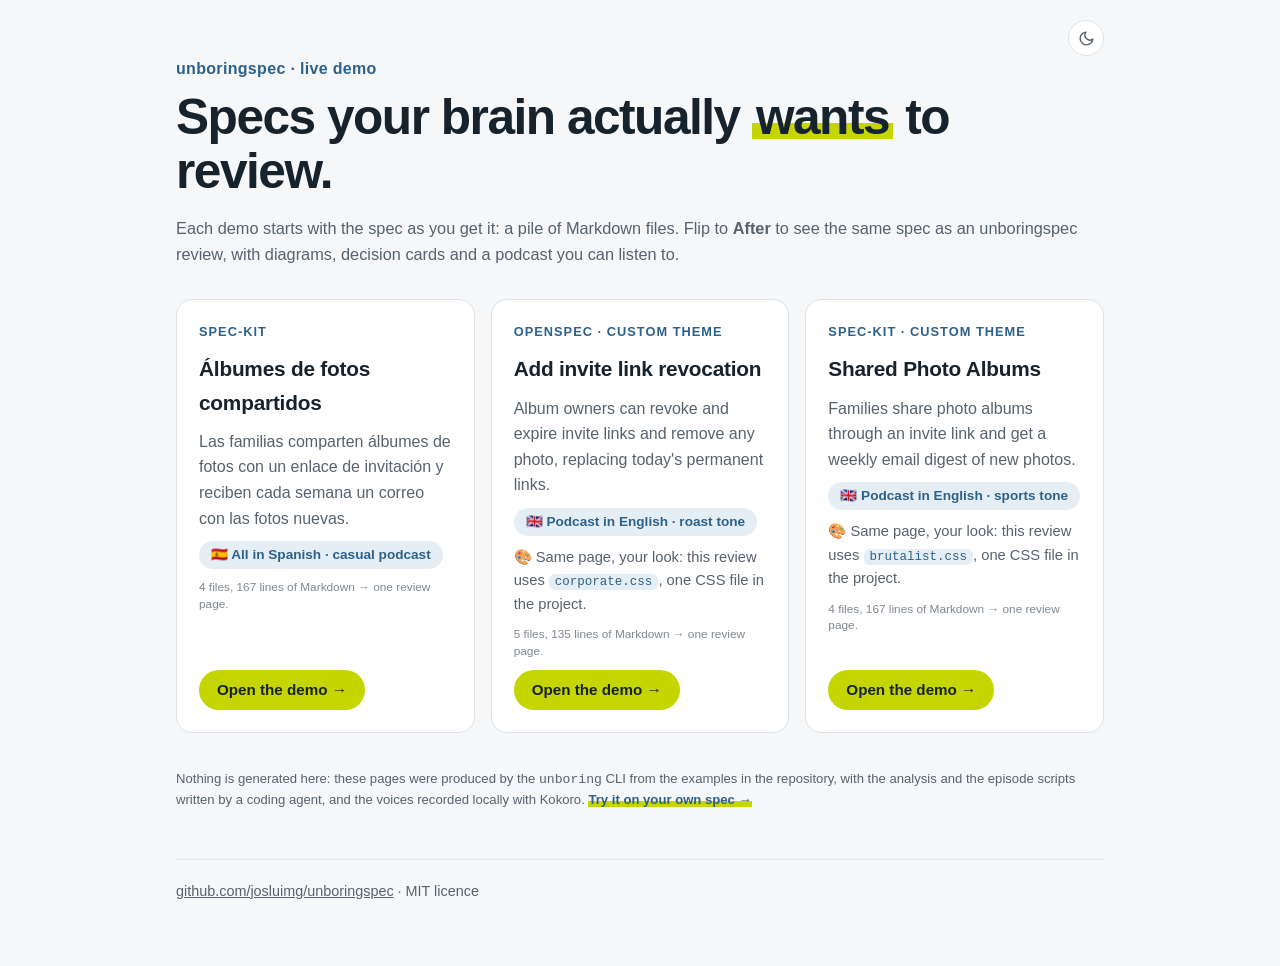
<file: demo/site/index.html>
<!doctype html>
<html lang="en">
<head>
<meta charset="utf-8">
<meta name="viewport" content="width=device-width, initial-scale=1">
<title>unboringspec demo</title>
<meta name="description" content="See a spec go from walls of Markdown to a visual review and a podcast.">
<script>
(() => {
  const KEY = "unboring-theme", root = document.documentElement, sys = matchMedia("(prefers-color-scheme: dark)");
  let choice = null;
  try { choice = localStorage.getItem(KEY); } catch (e) {}
  const apply = () => { root.dataset.theme = choice || (sys.matches ? "dark" : "light"); };
  apply();
  sys.addEventListener("change", () => { if (!choice) apply(); });
  window.unboringToggleTheme = () => {
    const next = root.dataset.theme === "dark" ? "light" : "dark";
    choice = next === (sys.matches ? "dark" : "light") ? null : next;  // back to the system's: follow it again
    try { choice ? localStorage.setItem(KEY, choice) : localStorage.removeItem(KEY); } catch (e) {}
    apply();
  };
})();
</script>
<style>
:root {
  --bg: #f5f7f8; --surface: #ffffff; --ink: #16222c; --muted: #56626e; --line: #dde3e8;
  --accent: #2d618a; --accent-soft: #e6eef5; --cta: #c5d500; --cta-ink: #16222c; --cta-text: #2d618a; --marker: #c5d500;
  color-scheme: light;
}
@media (prefers-color-scheme: dark) {
  :root:not([data-theme="light"]) { --bg: #0f151b; --surface: #17202a; --ink: #e8eef3; --muted: #9eacb8; --line: #26323e;
    --accent: #86b4da; --accent-soft: #1a2c3c; --cta-text: #86b4da; --marker: #5c6300; color-scheme: dark; }
}
:root[data-theme="dark"] { --bg: #0f151b; --surface: #17202a; --ink: #e8eef3; --muted: #9eacb8; --line: #26323e;
    --accent: #86b4da; --accent-soft: #1a2c3c; --cta-text: #86b4da; --marker: #5c6300; color-scheme: dark; }
* { box-sizing: border-box; }
body { margin: 0; background: var(--bg); color: var(--ink); font: 16px/1.6 -apple-system, BlinkMacSystemFont, "Segoe UI", Inter, Roboto, sans-serif; }
main { max-width: 960px; margin: 0 auto; padding: 56px 16px 64px; position: relative; }
.theme { position: absolute; top: 20px; right: 16px; display: inline-grid; place-items: center; width: 36px; height: 36px;
  border-radius: 999px; cursor: pointer; background: var(--surface); border: 1px solid var(--line); color: var(--muted); padding: 0; }
.theme:hover { color: var(--ink); border-color: var(--accent); }
.theme:focus-visible, .card:focus-visible, .how a:focus-visible { outline: 2px solid var(--accent); outline-offset: 2px; }
.theme svg { width: 17px; height: 17px; }
.theme .sun, :root[data-theme="dark"] .theme .moon { display: none; }
:root[data-theme="dark"] .theme .sun { display: block; }
.kicker { color: var(--accent); font-weight: 700; letter-spacing: .02em; margin: 0 0 8px; }
h1 { font-size: clamp(2rem, 5vw, 3.1rem); line-height: 1.1; letter-spacing: -0.03em; margin: 0 0 16px; }
.lead { font-size: 1.02rem; color: var(--muted); margin: 0 0 32px; }
.cards { display: grid; grid-template-columns: repeat(auto-fit, minmax(280px, 1fr)); gap: 16px; }
.card { display: flex; flex-direction: column; gap: 10px; background: var(--surface); border: 1px solid var(--line);
  border-radius: 16px; padding: 22px; text-decoration: none; color: inherit; transition: border-color .15s, transform .15s; }
.card:hover { border-color: var(--cta); transform: translateY(-2px); }
.card .fw { font-size: .8rem; font-weight: 700; text-transform: uppercase; letter-spacing: .08em; color: var(--accent); }
.card h2 { margin: 0; font-size: 1.3rem; letter-spacing: -0.01em; }
.card p { margin: 0; color: var(--muted); }
.card .stats { font-size: .74rem; line-height: 1.4; opacity: .75; }
.pill { align-self: flex-start; background: var(--accent-soft); color: var(--accent); border-radius: 999px; padding: 3px 12px; font-size: .85rem; font-weight: 600; }
.card .themed { font-size: .92rem; }
.card code { font-size: .85em; background: var(--accent-soft); color: var(--accent); padding: 1px 6px; border-radius: 6px; }
.card .go { margin-top: auto; align-self: flex-start; font-weight: 700; background: var(--cta); color: var(--cta-ink);
  border-radius: 999px; padding: 8px 18px; font-size: .95rem; }
.how { margin-top: 36px; color: var(--muted); font-size: .82rem; line-height: 1.55; }
.how a { color: var(--cta-text); font-weight: 600; text-decoration: none;
  background: linear-gradient(transparent 62%, var(--marker) 62%); }
footer { margin-top: 48px; padding-top: 20px; border-top: 1px solid var(--line); color: var(--muted); font-size: .9rem; }
footer a { color: inherit; }
h1 em { font-style: normal; background: linear-gradient(transparent 60%, var(--marker) 60%, var(--marker) 90%, transparent 90%); padding: 0 .08em; }
::selection { background: var(--marker); color: var(--ink); }
</style>
</head>
<body>
<main>
  <button class="theme" type="button" onclick="unboringToggleTheme()" aria-label="Switch between light and dark mode" title="Switch between light and dark mode"><svg class="moon" viewBox="0 0 24 24" fill="none" stroke="currentColor" stroke-width="2" stroke-linecap="round" stroke-linejoin="round" aria-hidden="true"><path d="M21 12.8A9 9 0 1 1 11.2 3a7 7 0 0 0 9.8 9.8z"/></svg><svg class="sun" viewBox="0 0 24 24" fill="none" stroke="currentColor" stroke-width="2" stroke-linecap="round" aria-hidden="true"><circle cx="12" cy="12" r="4"/><path d="M12 2v2M12 20v2M4.9 4.9l1.4 1.4M17.7 17.7l1.4 1.4M2 12h2M20 12h2M4.9 19.1l1.4-1.4M17.7 6.3l1.4-1.4"/></svg></button>
  <p class="kicker">unboringspec · live demo</p>
  <h1>Specs your brain actually <em>wants</em> to review.</h1>
  <p class="lead">Each demo starts with the spec as you get it: a pile of Markdown files. Flip to <strong>After</strong>
    to see the same spec as an unboringspec review, with diagrams, decision cards and a podcast you can listen to.</p>

  <div class="cards">
    <a class="card" href="speckit/">
      <span class="fw">spec-kit</span>
      <h2>Álbumes de fotos compartidos</h2>
      <p>Las familias comparten álbumes de fotos con un enlace de invitación y reciben cada semana un correo con las fotos nuevas.</p>
      <span class="pill">🇪🇸 All in Spanish · casual podcast</span>
      <p class="stats">4 files, 167 lines of Markdown → one review page.</p>
      <span class="go">Open the demo →</span>
    </a>
    <a class="card" href="openspec/">
      <span class="fw">OpenSpec · custom theme</span>
      <h2>Add invite link revocation</h2>
      <p>Album owners can revoke and expire invite links and remove any photo, replacing today&#x27;s permanent links.</p>
      <span class="pill">🇬🇧 Podcast in English · roast tone</span>
      <p class="themed">🎨 Same page, your look: this review uses <code>corporate.css</code>, one CSS file in the project.</p>
      <p class="stats">5 files, 135 lines of Markdown → one review page.</p>
      <span class="go">Open the demo →</span>
    </a>
    <a class="card" href="themed/">
      <span class="fw">spec-kit · custom theme</span>
      <h2>Shared Photo Albums</h2>
      <p>Families share photo albums through an invite link and get a weekly email digest of new photos.</p>
      <span class="pill">🇬🇧 Podcast in English · sports tone</span>
      <p class="themed">🎨 Same page, your look: this review uses <code>brutalist.css</code>, one CSS file in the project.</p>
      <p class="stats">4 files, 167 lines of Markdown → one review page.</p>
      <span class="go">Open the demo →</span>
    </a>
  </div>

  <p class="how">Nothing is generated here: these pages were produced by the <code>unboring</code> CLI from the
    examples in the repository, with the analysis and the episode scripts written by a coding agent, and the voices
    recorded locally with Kokoro. <a href="https://github.com/josluimg/unboringspec#get-started">Try it on your own spec →</a></p>

  <footer>
    <a href="https://github.com/josluimg/unboringspec">github.com/josluimg/unboringspec</a> · MIT licence
  </footer>
</main>
</body>
</html>
</file>
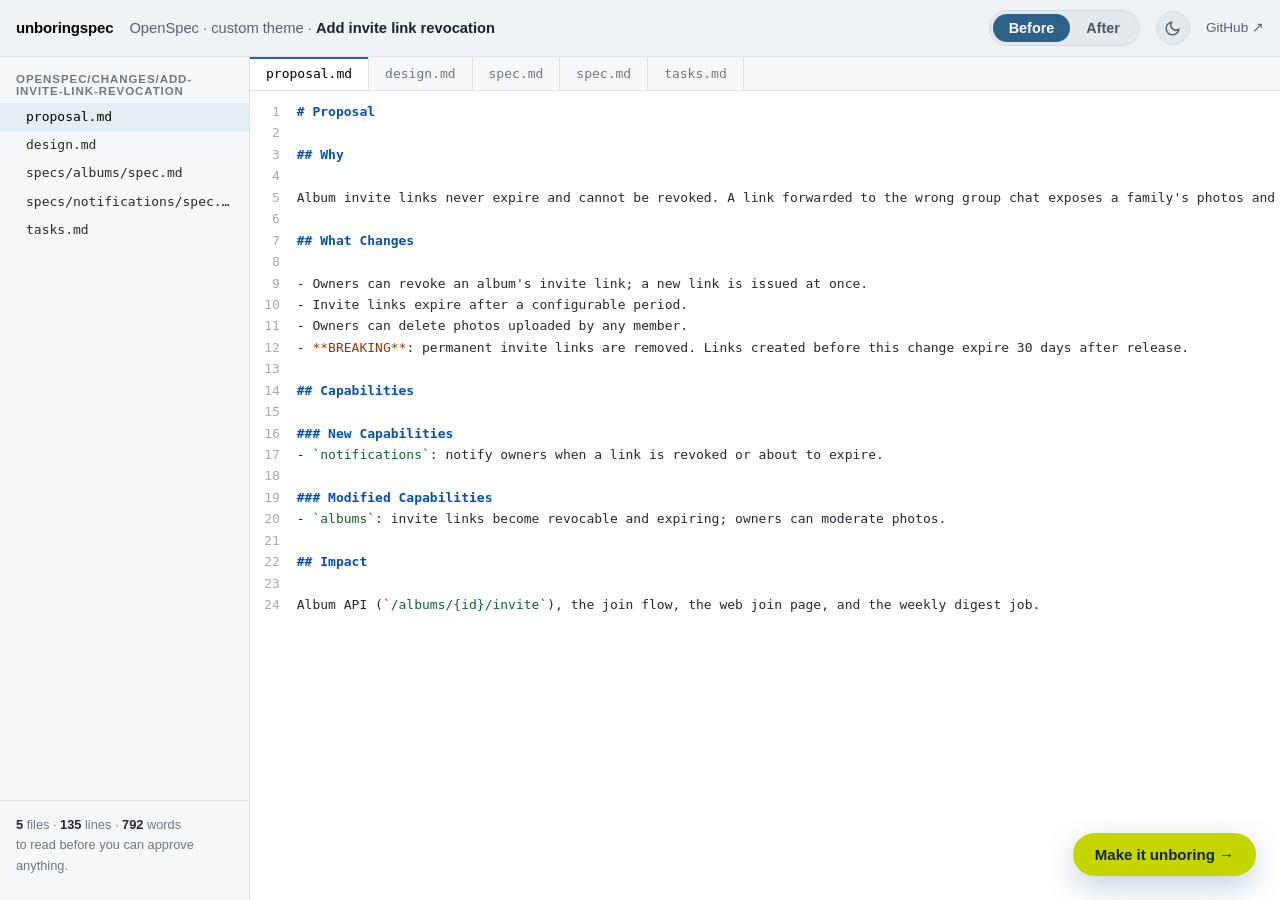
<file: demo/site/openspec/index.html>
<!doctype html>
<html lang="en">
<head>
<meta charset="utf-8">
<meta name="viewport" content="width=device-width, initial-scale=1">
<title>OpenSpec · custom theme · Add invite link revocation · unboringspec demo</title>
<meta name="description" content="Before: the spec as raw files. After: the same spec as an unboringspec review, with its podcast.">
<script>
(() => {
  const KEY = "unboring-theme", root = document.documentElement, sys = matchMedia("(prefers-color-scheme: dark)");
  let choice = null;
  try { choice = localStorage.getItem(KEY); } catch (e) {}
  const apply = () => { root.dataset.theme = choice || (sys.matches ? "dark" : "light"); };
  apply();
  sys.addEventListener("change", () => { if (!choice) apply(); });
  window.unboringToggleTheme = () => {
    const next = root.dataset.theme === "dark" ? "light" : "dark";
    choice = next === (sys.matches ? "dark" : "light") ? null : next;  // back to the system's: follow it again
    try { choice ? localStorage.setItem(KEY, choice) : localStorage.removeItem(KEY); } catch (e) {}
    apply();
  };
})();
</script>
<style>
:root {
  --accent: #2d618a; --accent-ink: #ffffff;
  --cta: #c5d500; --cta-ink: #16222c; --cta-shadow: 0 10px 30px rgba(45, 97, 138, .28);
  --bar: #f0f3f5; --bar-line: #dde3e8; --bar-ink: #16222c; --bar-muted: #56626e; --strong: #000000;
  --toggle-bg: #e4e9ed; --toggle-line: #d3dae0; --toggle-ink: #4c5864;
  --ed-bg: #ffffff; --ed-side: #f5f7f8; --ed-ink: #24292f; --ed-muted: #6e7781; --ed-line: #e4e2dc;
  --ed-num: #a6aab1; --ed-sel: #e6eef5; --ed-hover: #eef1f3;
  --md-h: #0550ae; --md-b: #953800; --md-c: #116329; --md-m: #cf222e; --md-q: #6e7781;
  --mono: ui-monospace, SFMono-Regular, Menlo, Consolas, monospace;
  --sans: -apple-system, BlinkMacSystemFont, "Segoe UI", Inter, Roboto, sans-serif;
  color-scheme: light;
}
/* Dark: the system setting by default, or the reader's choice (data-theme, set by the toggle). */
@media (prefers-color-scheme: dark) {
  :root:not([data-theme="light"]) {
    --accent: #86b4da; --accent-ink: #0d1a26; --cta-shadow: 0 10px 30px rgba(0, 0, 0, .45);
    --bar: #0f151b; --bar-line: #22303b; --bar-ink: #e8eef3; --bar-muted: #9eacb8; --strong: #ffffff;
    --toggle-bg: #17202a; --toggle-line: #2a3845; --toggle-ink: #b3c0cb;
    --ed-bg: #17202a; --ed-side: #121a22; --ed-ink: #d6d6dc; --ed-muted: #7d808b; --ed-line: #26323e;
    --ed-num: #565965; --ed-sel: #1f3447; --ed-hover: #1c2833;
    --md-h: #82aaff; --md-b: #ffcb6b; --md-c: #c3e88d; --md-m: #ff7a93; --md-q: #9aa0b0;
    color-scheme: dark;
  }
}
:root[data-theme="dark"] {
  --accent: #86b4da; --accent-ink: #0d1a26; --cta-shadow: 0 10px 30px rgba(0, 0, 0, .45);
  --bar: #0f151b; --bar-line: #22303b; --bar-ink: #e8eef3; --bar-muted: #9eacb8; --strong: #ffffff;
  --toggle-bg: #17202a; --toggle-line: #2a3845; --toggle-ink: #b3c0cb;
  --ed-bg: #17202a; --ed-side: #121a22; --ed-ink: #d6d6dc; --ed-muted: #7d808b; --ed-line: #26323e;
  --ed-num: #565965; --ed-sel: #1f3447; --ed-hover: #1c2833;
  --md-h: #82aaff; --md-b: #ffcb6b; --md-c: #c3e88d; --md-m: #ff7a93; --md-q: #9aa0b0;
  color-scheme: dark;
}
* { box-sizing: border-box; }
html, body { margin: 0; height: 100%; background: var(--bar); }
body { display: flex; flex-direction: column; font: 15px/1.5 var(--sans); color: var(--bar-ink); }

header.bar { display: flex; align-items: center; gap: 12px 16px; flex-wrap: wrap; padding: 10px 16px;
  border-bottom: 1px solid var(--bar-line); }
.brand { font-weight: 700; color: var(--strong); text-decoration: none; letter-spacing: -0.01em; }
.title { flex: 1; min-width: 0; color: var(--bar-muted); font-size: .92rem; white-space: nowrap; overflow: hidden;
  text-overflow: ellipsis; }
.title b { color: var(--bar-ink); font-weight: 600; }
.toggle { display: inline-flex; background: var(--toggle-bg); border: 1px solid var(--toggle-line); border-radius: 999px; padding: 3px; }
.toggle button { font: 600 .9rem var(--sans); border: 0; background: transparent; color: var(--toggle-ink); padding: 6px 16px;
  border-radius: 999px; cursor: pointer; }
.toggle button[aria-pressed="true"] { background: var(--accent); color: var(--accent-ink); }
.toggle button:focus-visible, .cta:focus-visible, .file:focus-visible, .tab:focus-visible, .theme:focus-visible { outline: 2px solid var(--strong); outline-offset: 2px; }
.theme { display: inline-grid; place-items: center; width: 34px; height: 34px; border-radius: 999px; cursor: pointer;
  background: var(--toggle-bg); border: 1px solid var(--toggle-line); color: var(--toggle-ink); padding: 0; }
.theme:hover { color: var(--strong); }
.theme svg { width: 17px; height: 17px; }
.theme .sun, :root[data-theme="dark"] .theme .moon { display: none; }
:root[data-theme="dark"] .theme .sun { display: block; }
.gh { color: var(--bar-muted); font-size: .85rem; text-decoration: none; }
.gh:hover { color: var(--strong); }

main { flex: 1; min-height: 0; position: relative; }
.view { position: absolute; inset: 0; }
.view[hidden] { display: none; }

/* Before: the spec as it really is, a pile of Markdown files. */
.editor { display: grid; grid-template-columns: 250px minmax(0, 1fr); height: 100%; background: var(--ed-bg); color: var(--ed-ink); }
.side { background: var(--ed-side); border-right: 1px solid var(--ed-line); overflow: auto; padding: 10px 0; display: flex; flex-direction: column; }
.folder { padding: 6px 16px; color: var(--ed-muted); font: 600 .72rem var(--sans); text-transform: uppercase; letter-spacing: .08em; }
.file { display: block; width: 100%; text-align: left; background: none; border: 0; color: var(--ed-ink); cursor: pointer;
  font: 13px/1.4 var(--mono); padding: 5px 16px 5px 26px; white-space: nowrap; overflow: hidden; text-overflow: ellipsis; }
.file:hover { background: var(--ed-hover); }
.file[aria-current="true"] { background: var(--ed-sel); color: var(--strong); }
.stats { margin-top: auto; padding: 14px 16px; border-top: 1px solid var(--ed-line); color: var(--ed-muted); font-size: .8rem; line-height: 1.6; }
.stats b { color: var(--ed-ink); }
.pane { display: flex; flex-direction: column; min-width: 0; min-height: 0; }
.tabs { display: flex; overflow-x: auto; background: var(--ed-side); border-bottom: 1px solid var(--ed-line); scrollbar-width: thin; }
.tab { flex: none; font: 13px var(--mono); color: var(--ed-muted); background: transparent; border: 0; border-right: 1px solid var(--ed-line);
  padding: 9px 16px; cursor: pointer; }
.tab[aria-selected="true"] { background: var(--ed-bg); color: var(--strong); box-shadow: inset 0 2px 0 var(--accent); }
.picker { display: none; padding: 8px 12px; background: var(--ed-side); border-bottom: 1px solid var(--ed-line); }
.picker select { width: 100%; font: 14px var(--mono); color: var(--ed-ink); background: var(--ed-bg); border: 1px solid var(--ed-line);
  border-radius: 8px; padding: 8px 10px; }
.code { flex: 1; min-height: 0; overflow: auto; font: 13px/1.65 var(--mono); padding: 10px 0 96px; }
.ln { display: flex; }
.ln .n { flex: 0 0 3.6em; text-align: right; padding-right: 1.3em; color: var(--ed-num); user-select: none; }
.ln .t { white-space: pre; padding-right: 32px; }
.md-h { color: var(--md-h); font-weight: 600; }
.md-b { color: var(--md-b); }
.md-c { color: var(--md-c); }
.md-m { color: var(--md-m); }
.md-q { color: var(--md-q); }

.cta { position: absolute; right: 24px; bottom: 24px; display: inline-flex; align-items: center; gap: 8px;
  background: var(--cta); color: var(--cta-ink); border: 0; border-radius: 999px; padding: 13px 22px;
  font: 700 15px var(--sans); box-shadow: var(--cta-shadow); cursor: pointer; }
.cta:hover { filter: brightness(1.06); transform: translateY(-1px); }

/* After: the real review page. */
iframe { display: block; width: 100%; height: 100%; border: 0; background: var(--ed-bg); }

@media (max-width: 760px) {
  header.bar { padding: 8px 12px; }
  .title { order: 3; flex-basis: 100%; font-size: .85rem; }
  .toggle { margin-left: auto; }
  .gh { display: none; }
  .editor { grid-template-columns: minmax(0, 1fr); }
  .side, .tabs { display: none; }
  .picker { display: block; }
  .code { font-size: 12.5px; }
  .ln .n { flex-basis: 2.8em; padding-right: .8em; }
  .ln .t { white-space: pre-wrap; overflow-wrap: anywhere; padding-right: 12px; }
  .cta { left: 12px; right: 12px; bottom: 16px; justify-content: center; }
}
</style>
</head>
<body>
<header class="bar">
  <a class="brand" href="../">unboringspec</a>
  <span class="title" id="title"></span>
  <div class="toggle" role="group" aria-label="View">
    <button id="show-before" aria-pressed="true">Before</button>
    <button id="show-after" aria-pressed="false">After</button>
  </div>
  <button class="theme" type="button" onclick="unboringToggleTheme()" aria-label="Switch between light and dark mode" title="Switch between light and dark mode"><svg class="moon" viewBox="0 0 24 24" fill="none" stroke="currentColor" stroke-width="2" stroke-linecap="round" stroke-linejoin="round" aria-hidden="true"><path d="M21 12.8A9 9 0 1 1 11.2 3a7 7 0 0 0 9.8 9.8z"/></svg><svg class="sun" viewBox="0 0 24 24" fill="none" stroke="currentColor" stroke-width="2" stroke-linecap="round" aria-hidden="true"><circle cx="12" cy="12" r="4"/><path d="M12 2v2M12 20v2M4.9 4.9l1.4 1.4M17.7 17.7l1.4 1.4M2 12h2M20 12h2M4.9 19.1l1.4-1.4M17.7 6.3l1.4-1.4"/></svg></button>
  <a class="gh" id="gh" href="#">GitHub ↗</a>
</header>

<main>
  <section class="view" id="before" aria-label="Before: the spec as raw files">
    <div class="editor">
      <nav class="side" aria-label="Files">
        <div class="folder" id="folder"></div>
        <div id="tree"></div>
        <div class="stats" id="stats"></div>
      </nav>
      <div class="pane">
        <div class="picker"><select id="pick" aria-label="File"></select></div>
        <div class="tabs" id="tabs" role="tablist"></div>
        <div class="code" id="code" tabindex="0" aria-live="polite"></div>
      </div>
    </div>
    <button class="cta" id="cta">Make it unboring →</button>
  </section>

  <section class="view" id="after" aria-label="After: the unboringspec review" hidden>
    <iframe id="review" title="unboringspec review, with its podcast"></iframe>
  </section>
</main>

<script id="data" type="application/json">{"slug": "openspec", "framework": "OpenSpec · custom theme", "feature": "Add invite link revocation", "files": {"openspec/changes/add-invite-link-revocation/proposal.md": "# Proposal\n\n## Why\n\nAlbum invite links never expire and cannot be revoked. A link forwarded to the wrong group chat exposes a family's photos and lets strangers upload, and the owner has no way to stop it.\n\n## What Changes\n\n- Owners can revoke an album's invite link; a new link is issued at once.\n- Invite links expire after a configurable period.\n- Owners can delete photos uploaded by any member.\n- **BREAKING**: permanent invite links are removed. Links created before this change expire 30 days after release.\n\n## Capabilities\n\n### New Capabilities\n- `notifications`: notify owners when a link is revoked or about to expire.\n\n### Modified Capabilities\n- `albums`: invite links become revocable and expiring; owners can moderate photos.\n\n## Impact\n\nAlbum API (`/albums/{id}/invite`), the join flow, the web join page, and the weekly digest job.\n", "openspec/changes/add-invite-link-revocation/design.md": "# Design\n\n## Context\n\nToday each album has one permanent invite token stored on the album row. Joining checks only that the token matches.\n\n## Goals / Non-Goals\n\n**Goals:**\n- Revoke a leaked link in one click.\n- Keep joining as easy as today for relatives.\n\n**Non-Goals:**\n- Per-person invitations.\n\n## Decisions\n\n### Rotate the token instead of keeping a denylist\n\nRevoking replaces the album's token with a new random one, so every old link stops working at once. A denylist was considered, but it grows forever and must be checked on every join.\n\n### Store an expiry next to the token\n\nEach token gets an `expires_at`. The default lifetime comes from configuration so it can change without a migration.\n\n### Owners moderate photos, members do not\n\nOnly the album owner can delete photos uploaded by others. Members can still delete their own.\n\n## Risks / Trade-offs\n\n- [Risk] Relatives with an old link are locked out after rotation → The join page explains the link expired and who to ask for a new one.\n- [Risk] Expiry silently breaks links shared in printed invitations → Owners get an email 3 days before a link expires.\n- [Trade-off] Rotation invalidates every outstanding link, including legitimate ones → Acceptable: rotation is a deliberate owner action.\n\n## Open Questions\n\n- What should the default link lifetime be: 7, 30 or 90 days?\n- Should members who joined through a revoked link stay in the album?\n", "openspec/changes/add-invite-link-revocation/specs/albums/spec.md": "# Spec Delta\n\n## ADDED Requirements\n\n### Requirement: Revoke invite link\nThe album owner SHALL be able to revoke the album's invite link, which issues a new link immediately.\n\n#### Scenario: Owner revokes a leaked link\n- **WHEN** the owner revokes the invite link\n- **THEN** the previous link SHALL stop working\n- **AND** a new link SHALL be shown to the owner\n\n### Requirement: Owner deletes any photo\nThe album owner SHALL be able to delete any photo in the album, whoever uploaded it.\n\n#### Scenario: Remove an unwanted upload\n- **WHEN** the owner deletes a photo uploaded by another member\n- **THEN** the photo SHALL disappear for every member\n\n## MODIFIED Requirements\n\n### Requirement: Join album via invite link\nAnyone with a valid, unexpired invite link SHALL be able to join the album as a member and upload photos.\n\n#### Scenario: Expired link\n- **WHEN** someone opens an expired link\n- **THEN** the join page SHALL explain that the link expired and who can issue a new one\n\n## REMOVED Requirements\n\n### Requirement: Permanent invite link\n**Reason**: Permanent links cannot be revoked and are the main privacy risk of the product.\n**Migration**: Existing links expire 30 days after release; owners can issue a new one at any time.\n\n## RENAMED Requirements\n\n- FROM: `### Requirement: Album invite`\n- TO: `### Requirement: Album invite link`\n", "openspec/changes/add-invite-link-revocation/specs/notifications/spec.md": "# Spec Delta\n\n## Purpose\nTell album owners about events on their invite links so a revoked or expiring link never surprises them.\n\n## ADDED Requirements\n\n### Requirement: Warn before a link expires\nThe system SHALL email the album owner 3 days before the invite link expires.\n\n#### Scenario: Link about to expire\n- **WHEN** an invite link expires in 3 days\n- **THEN** the owner SHALL receive an email with a button to extend it\n", "openspec/changes/add-invite-link-revocation/tasks.md": "# Tasks\n\n## 1. Data model\n\n- [x] 1.1 Add `expires_at` to the album invite token\n- [ ] 1.2 Migration: set existing tokens to expire 30 days after release\n\n## 2. API\n\n- [ ] 2.1 POST /albums/{id}/invite/rotate rotates the token\n- [ ] 2.2 Reject expired tokens on join with a dedicated error\n- [ ] 2.3 Allow owners to delete any photo\n\n## 3. Web\n\n- [ ] 3.1 Revoke button and confirmation on the album settings page\n- [ ] 3.2 Expired-link message on the join page\n\n## 4. Notifications\n\n- [ ] 4.1 Daily job that emails owners 3 days before expiry\n"}, "repo": "https://github.com/josluimg/unboringspec", "source": "https://github.com/josluimg/unboringspec/tree/main/examples/openspec/openspec/changes/add-invite-link-revocation", "lang": "en", "ui": {"stats": "<b>{files}<\/b> files · <b>{lines}<\/b> lines · <b>{words}<\/b> words<br>to read before you can approve anything."}}</script>
<script>
(() => {
  const data = JSON.parse(document.getElementById("data").textContent);
  const paths = Object.keys(data.files);
  const folder = paths[0].split("/").slice(0, -1).join("/");
  const short = p => p.slice(folder.length + 1);

  document.getElementById("title").innerHTML = "";
  const t = document.getElementById("title");
  const b = document.createElement("b"); b.textContent = data.feature;
  t.append(data.framework + " · ", b);
  document.getElementById("gh").href = data.source;
  document.getElementById("folder").textContent = folder;

  // Numbers that make the point: this is a lot to read.
  const lineCount = text => text.replace(/\n$/, "").split("\n").length;  // same count as the build script
  const lines = paths.reduce((n, p) => n + lineCount(data.files[p]), 0);
  const words = paths.reduce((n, p) => n + data.files[p].split(/\s+/).filter(Boolean).length, 0);
  document.getElementById("stats").innerHTML =
    data.ui.stats.replace("{files}", paths.length).replace("{lines}", lines).replace("{words}", words.toLocaleString(data.lang));

  const esc = s => s.replace(/&/g, "&amp;").replace(/</g, "&lt;").replace(/>/g, "&gt;");
  const paint = line => {
    let h = esc(line);
    if (/^#{1,6}\s/.test(line)) return `<span class="md-h">${h}</span>`;
    if (/^\s*>/.test(line)) return `<span class="md-q">${h}</span>`;
    h = h.replace(/\[NEEDS CLARIFICATION[^\]]*\]/g, m => `<span class="md-m">${m}</span>`);
    h = h.replace(/\*\*([^*]+)\*\*/g, '<span class="md-b">**$1**</span>');
    h = h.replace(/`([^`]+)`/g, '<span class="md-c">`$1`</span>');
    return h;
  };

  const tree = document.getElementById("tree"), tabs = document.getElementById("tabs");
  const pick = document.getElementById("pick"), code = document.getElementById("code");
  const open = path => {
    code.innerHTML = data.files[path].replace(/\n$/, "").split("\n")
      .map((l, i) => `<div class="ln"><span class="n">${i + 1}</span><span class="t">${paint(l) || " "}</span></div>`).join("");
    code.scrollTop = 0;
    tree.querySelectorAll(".file").forEach(f => f.setAttribute("aria-current", String(f.dataset.path === path)));
    tabs.querySelectorAll(".tab").forEach(f => f.setAttribute("aria-selected", String(f.dataset.path === path)));
    pick.value = path;
  };
  paths.forEach(p => {
    const f = document.createElement("button");
    f.className = "file"; f.dataset.path = p; f.textContent = short(p); f.title = p;
    f.addEventListener("click", () => open(p));
    tree.appendChild(f);
    const tab = document.createElement("button");
    tab.className = "tab"; tab.setAttribute("role", "tab"); tab.dataset.path = p; tab.textContent = short(p).split("/").pop();
    tab.addEventListener("click", () => open(p));
    tabs.appendChild(tab);
    const o = document.createElement("option"); o.value = p; o.textContent = short(p);
    pick.appendChild(o);
  });
  pick.addEventListener("change", () => open(pick.value));
  open(paths[0]);

  // Before / After
  const views = { before: document.getElementById("before"), after: document.getElementById("after") };
  const buttons = { before: document.getElementById("show-before"), after: document.getElementById("show-after") };
  const frame = document.getElementById("review");
  const show = (which, push = true) => {
    for (const k of ["before", "after"]) {
      views[k].hidden = k !== which;
      buttons[k].setAttribute("aria-pressed", String(k === which));
    }
    if (which === "after" && !frame.getAttribute("src")) frame.src = "review.html";  // load it only when asked
    if (push) history.replaceState(null, "", "#" + which);
  };
  buttons.before.addEventListener("click", () => show("before"));
  buttons.after.addEventListener("click", () => show("after"));
  document.getElementById("cta").addEventListener("click", () => show("after"));
  show(location.hash === "#after" ? "after" : "before", false);

  // The review follows the demo's theme.
  const syncTheme = () => {
    const doc = frame.contentDocument;
    if (doc && doc.documentElement) doc.documentElement.dataset.theme = document.documentElement.dataset.theme;
  };
  frame.addEventListener("load", syncTheme);
  new MutationObserver(syncTheme).observe(document.documentElement, { attributes: true, attributeFilter: ["data-theme"] });
})();
</script>
</body>
</html>
</file>
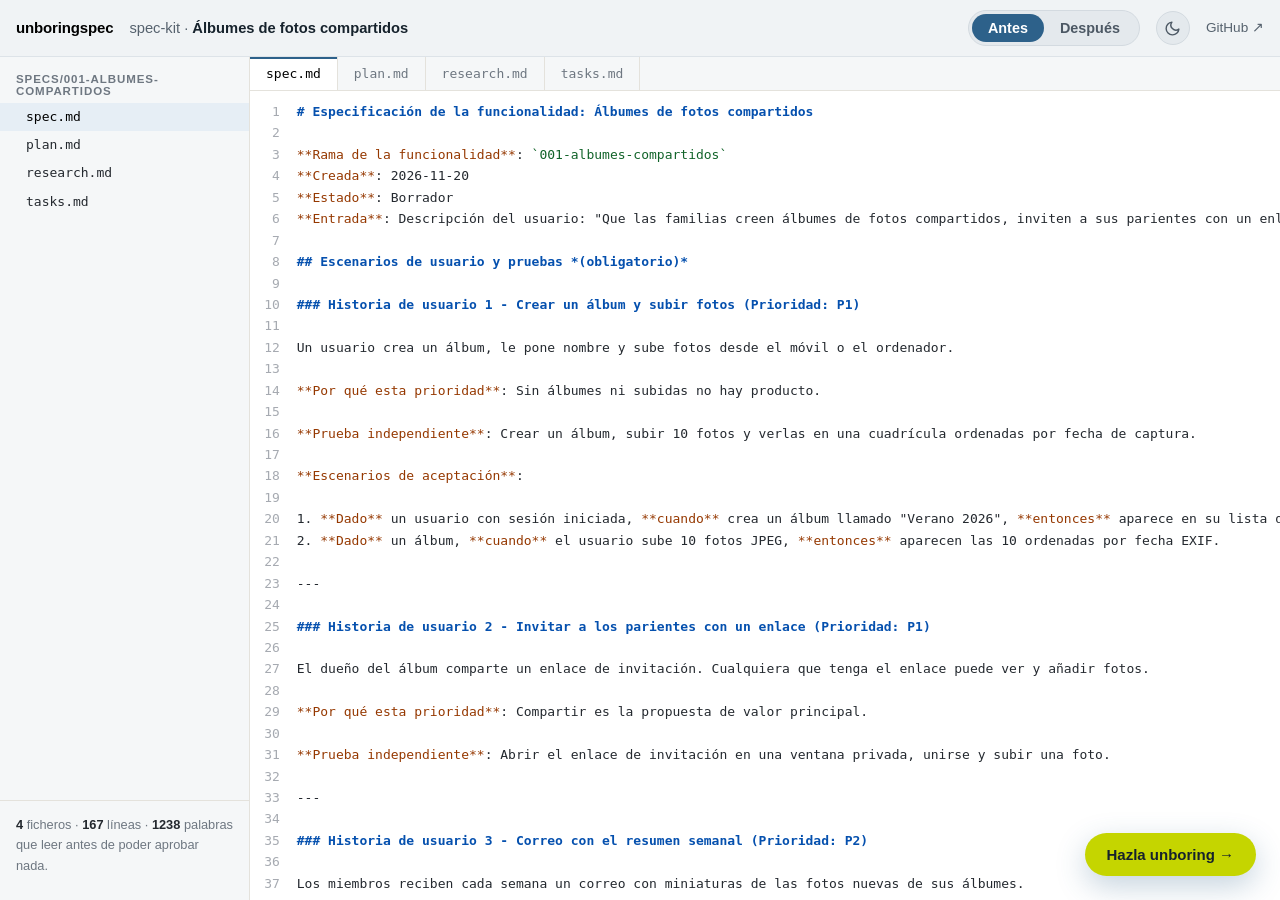
<file: demo/site/speckit/index.html>
<!doctype html>
<html lang="es">
<head>
<meta charset="utf-8">
<meta name="viewport" content="width=device-width, initial-scale=1">
<title>spec-kit · Álbumes de fotos compartidos · unboringspec demo</title>
<meta name="description" content="Antes: la spec tal cual, en ficheros. Después: la misma spec como revisión de unboringspec, con su podcast.">
<script>
(() => {
  const KEY = "unboring-theme", root = document.documentElement, sys = matchMedia("(prefers-color-scheme: dark)");
  let choice = null;
  try { choice = localStorage.getItem(KEY); } catch (e) {}
  const apply = () => { root.dataset.theme = choice || (sys.matches ? "dark" : "light"); };
  apply();
  sys.addEventListener("change", () => { if (!choice) apply(); });
  window.unboringToggleTheme = () => {
    const next = root.dataset.theme === "dark" ? "light" : "dark";
    choice = next === (sys.matches ? "dark" : "light") ? null : next;  // back to the system's: follow it again
    try { choice ? localStorage.setItem(KEY, choice) : localStorage.removeItem(KEY); } catch (e) {}
    apply();
  };
})();
</script>
<style>
:root {
  --accent: #2d618a; --accent-ink: #ffffff;
  --cta: #c5d500; --cta-ink: #16222c; --cta-shadow: 0 10px 30px rgba(45, 97, 138, .28);
  --bar: #f0f3f5; --bar-line: #dde3e8; --bar-ink: #16222c; --bar-muted: #56626e; --strong: #000000;
  --toggle-bg: #e4e9ed; --toggle-line: #d3dae0; --toggle-ink: #4c5864;
  --ed-bg: #ffffff; --ed-side: #f5f7f8; --ed-ink: #24292f; --ed-muted: #6e7781; --ed-line: #e4e2dc;
  --ed-num: #a6aab1; --ed-sel: #e6eef5; --ed-hover: #eef1f3;
  --md-h: #0550ae; --md-b: #953800; --md-c: #116329; --md-m: #cf222e; --md-q: #6e7781;
  --mono: ui-monospace, SFMono-Regular, Menlo, Consolas, monospace;
  --sans: -apple-system, BlinkMacSystemFont, "Segoe UI", Inter, Roboto, sans-serif;
  color-scheme: light;
}
/* Dark: the system setting by default, or the reader's choice (data-theme, set by the toggle). */
@media (prefers-color-scheme: dark) {
  :root:not([data-theme="light"]) {
    --accent: #86b4da; --accent-ink: #0d1a26; --cta-shadow: 0 10px 30px rgba(0, 0, 0, .45);
    --bar: #0f151b; --bar-line: #22303b; --bar-ink: #e8eef3; --bar-muted: #9eacb8; --strong: #ffffff;
    --toggle-bg: #17202a; --toggle-line: #2a3845; --toggle-ink: #b3c0cb;
    --ed-bg: #17202a; --ed-side: #121a22; --ed-ink: #d6d6dc; --ed-muted: #7d808b; --ed-line: #26323e;
    --ed-num: #565965; --ed-sel: #1f3447; --ed-hover: #1c2833;
    --md-h: #82aaff; --md-b: #ffcb6b; --md-c: #c3e88d; --md-m: #ff7a93; --md-q: #9aa0b0;
    color-scheme: dark;
  }
}
:root[data-theme="dark"] {
  --accent: #86b4da; --accent-ink: #0d1a26; --cta-shadow: 0 10px 30px rgba(0, 0, 0, .45);
  --bar: #0f151b; --bar-line: #22303b; --bar-ink: #e8eef3; --bar-muted: #9eacb8; --strong: #ffffff;
  --toggle-bg: #17202a; --toggle-line: #2a3845; --toggle-ink: #b3c0cb;
  --ed-bg: #17202a; --ed-side: #121a22; --ed-ink: #d6d6dc; --ed-muted: #7d808b; --ed-line: #26323e;
  --ed-num: #565965; --ed-sel: #1f3447; --ed-hover: #1c2833;
  --md-h: #82aaff; --md-b: #ffcb6b; --md-c: #c3e88d; --md-m: #ff7a93; --md-q: #9aa0b0;
  color-scheme: dark;
}
* { box-sizing: border-box; }
html, body { margin: 0; height: 100%; background: var(--bar); }
body { display: flex; flex-direction: column; font: 15px/1.5 var(--sans); color: var(--bar-ink); }

header.bar { display: flex; align-items: center; gap: 12px 16px; flex-wrap: wrap; padding: 10px 16px;
  border-bottom: 1px solid var(--bar-line); }
.brand { font-weight: 700; color: var(--strong); text-decoration: none; letter-spacing: -0.01em; }
.title { flex: 1; min-width: 0; color: var(--bar-muted); font-size: .92rem; white-space: nowrap; overflow: hidden;
  text-overflow: ellipsis; }
.title b { color: var(--bar-ink); font-weight: 600; }
.toggle { display: inline-flex; background: var(--toggle-bg); border: 1px solid var(--toggle-line); border-radius: 999px; padding: 3px; }
.toggle button { font: 600 .9rem var(--sans); border: 0; background: transparent; color: var(--toggle-ink); padding: 6px 16px;
  border-radius: 999px; cursor: pointer; }
.toggle button[aria-pressed="true"] { background: var(--accent); color: var(--accent-ink); }
.toggle button:focus-visible, .cta:focus-visible, .file:focus-visible, .tab:focus-visible, .theme:focus-visible { outline: 2px solid var(--strong); outline-offset: 2px; }
.theme { display: inline-grid; place-items: center; width: 34px; height: 34px; border-radius: 999px; cursor: pointer;
  background: var(--toggle-bg); border: 1px solid var(--toggle-line); color: var(--toggle-ink); padding: 0; }
.theme:hover { color: var(--strong); }
.theme svg { width: 17px; height: 17px; }
.theme .sun, :root[data-theme="dark"] .theme .moon { display: none; }
:root[data-theme="dark"] .theme .sun { display: block; }
.gh { color: var(--bar-muted); font-size: .85rem; text-decoration: none; }
.gh:hover { color: var(--strong); }

main { flex: 1; min-height: 0; position: relative; }
.view { position: absolute; inset: 0; }
.view[hidden] { display: none; }

/* Before: the spec as it really is, a pile of Markdown files. */
.editor { display: grid; grid-template-columns: 250px minmax(0, 1fr); height: 100%; background: var(--ed-bg); color: var(--ed-ink); }
.side { background: var(--ed-side); border-right: 1px solid var(--ed-line); overflow: auto; padding: 10px 0; display: flex; flex-direction: column; }
.folder { padding: 6px 16px; color: var(--ed-muted); font: 600 .72rem var(--sans); text-transform: uppercase; letter-spacing: .08em; }
.file { display: block; width: 100%; text-align: left; background: none; border: 0; color: var(--ed-ink); cursor: pointer;
  font: 13px/1.4 var(--mono); padding: 5px 16px 5px 26px; white-space: nowrap; overflow: hidden; text-overflow: ellipsis; }
.file:hover { background: var(--ed-hover); }
.file[aria-current="true"] { background: var(--ed-sel); color: var(--strong); }
.stats { margin-top: auto; padding: 14px 16px; border-top: 1px solid var(--ed-line); color: var(--ed-muted); font-size: .8rem; line-height: 1.6; }
.stats b { color: var(--ed-ink); }
.pane { display: flex; flex-direction: column; min-width: 0; min-height: 0; }
.tabs { display: flex; overflow-x: auto; background: var(--ed-side); border-bottom: 1px solid var(--ed-line); scrollbar-width: thin; }
.tab { flex: none; font: 13px var(--mono); color: var(--ed-muted); background: transparent; border: 0; border-right: 1px solid var(--ed-line);
  padding: 9px 16px; cursor: pointer; }
.tab[aria-selected="true"] { background: var(--ed-bg); color: var(--strong); box-shadow: inset 0 2px 0 var(--accent); }
.picker { display: none; padding: 8px 12px; background: var(--ed-side); border-bottom: 1px solid var(--ed-line); }
.picker select { width: 100%; font: 14px var(--mono); color: var(--ed-ink); background: var(--ed-bg); border: 1px solid var(--ed-line);
  border-radius: 8px; padding: 8px 10px; }
.code { flex: 1; min-height: 0; overflow: auto; font: 13px/1.65 var(--mono); padding: 10px 0 96px; }
.ln { display: flex; }
.ln .n { flex: 0 0 3.6em; text-align: right; padding-right: 1.3em; color: var(--ed-num); user-select: none; }
.ln .t { white-space: pre; padding-right: 32px; }
.md-h { color: var(--md-h); font-weight: 600; }
.md-b { color: var(--md-b); }
.md-c { color: var(--md-c); }
.md-m { color: var(--md-m); }
.md-q { color: var(--md-q); }

.cta { position: absolute; right: 24px; bottom: 24px; display: inline-flex; align-items: center; gap: 8px;
  background: var(--cta); color: var(--cta-ink); border: 0; border-radius: 999px; padding: 13px 22px;
  font: 700 15px var(--sans); box-shadow: var(--cta-shadow); cursor: pointer; }
.cta:hover { filter: brightness(1.06); transform: translateY(-1px); }

/* After: the real review page. */
iframe { display: block; width: 100%; height: 100%; border: 0; background: var(--ed-bg); }

@media (max-width: 760px) {
  header.bar { padding: 8px 12px; }
  .title { order: 3; flex-basis: 100%; font-size: .85rem; }
  .toggle { margin-left: auto; }
  .gh { display: none; }
  .editor { grid-template-columns: minmax(0, 1fr); }
  .side, .tabs { display: none; }
  .picker { display: block; }
  .code { font-size: 12.5px; }
  .ln .n { flex-basis: 2.8em; padding-right: .8em; }
  .ln .t { white-space: pre-wrap; overflow-wrap: anywhere; padding-right: 12px; }
  .cta { left: 12px; right: 12px; bottom: 16px; justify-content: center; }
}
</style>
</head>
<body>
<header class="bar">
  <a class="brand" href="../">unboringspec</a>
  <span class="title" id="title"></span>
  <div class="toggle" role="group" aria-label="Vista">
    <button id="show-before" aria-pressed="true">Antes</button>
    <button id="show-after" aria-pressed="false">Después</button>
  </div>
  <button class="theme" type="button" onclick="unboringToggleTheme()" aria-label="Cambiar entre modo claro y oscuro" title="Cambiar entre modo claro y oscuro"><svg class="moon" viewBox="0 0 24 24" fill="none" stroke="currentColor" stroke-width="2" stroke-linecap="round" stroke-linejoin="round" aria-hidden="true"><path d="M21 12.8A9 9 0 1 1 11.2 3a7 7 0 0 0 9.8 9.8z"/></svg><svg class="sun" viewBox="0 0 24 24" fill="none" stroke="currentColor" stroke-width="2" stroke-linecap="round" aria-hidden="true"><circle cx="12" cy="12" r="4"/><path d="M12 2v2M12 20v2M4.9 4.9l1.4 1.4M17.7 17.7l1.4 1.4M2 12h2M20 12h2M4.9 19.1l1.4-1.4M17.7 6.3l1.4-1.4"/></svg></button>
  <a class="gh" id="gh" href="#">GitHub ↗</a>
</header>

<main>
  <section class="view" id="before" aria-label="Antes: la spec tal cual, en ficheros">
    <div class="editor">
      <nav class="side" aria-label="Ficheros">
        <div class="folder" id="folder"></div>
        <div id="tree"></div>
        <div class="stats" id="stats"></div>
      </nav>
      <div class="pane">
        <div class="picker"><select id="pick" aria-label="Fichero"></select></div>
        <div class="tabs" id="tabs" role="tablist"></div>
        <div class="code" id="code" tabindex="0" aria-live="polite"></div>
      </div>
    </div>
    <button class="cta" id="cta">Hazla unboring →</button>
  </section>

  <section class="view" id="after" aria-label="Después: la revisión de unboringspec" hidden>
    <iframe id="review" title="Revisión de unboringspec, con su podcast"></iframe>
  </section>
</main>

<script id="data" type="application/json">{"slug": "speckit", "framework": "spec-kit", "feature": "Álbumes de fotos compartidos", "files": {"specs/001-albumes-compartidos/spec.md": "# Especificación de la funcionalidad: Álbumes de fotos compartidos\n\n**Rama de la funcionalidad**: `001-albumes-compartidos`\n**Creada**: 2026-11-20\n**Estado**: Borrador\n**Entrada**: Descripción del usuario: \"Que las familias creen álbumes de fotos compartidos, inviten a sus parientes con un enlace y reciban un resumen semanal de las fotos nuevas.\"\n\n## Escenarios de usuario y pruebas *(obligatorio)*\n\n### Historia de usuario 1 - Crear un álbum y subir fotos (Prioridad: P1)\n\nUn usuario crea un álbum, le pone nombre y sube fotos desde el móvil o el ordenador.\n\n**Por qué esta prioridad**: Sin álbumes ni subidas no hay producto.\n\n**Prueba independiente**: Crear un álbum, subir 10 fotos y verlas en una cuadrícula ordenadas por fecha de captura.\n\n**Escenarios de aceptación**:\n\n1. **Dado** un usuario con sesión iniciada, **cuando** crea un álbum llamado \"Verano 2026\", **entonces** aparece en su lista de álbumes.\n2. **Dado** un álbum, **cuando** el usuario sube 10 fotos JPEG, **entonces** aparecen las 10 ordenadas por fecha EXIF.\n\n---\n\n### Historia de usuario 2 - Invitar a los parientes con un enlace (Prioridad: P1)\n\nEl dueño del álbum comparte un enlace de invitación. Cualquiera que tenga el enlace puede ver y añadir fotos.\n\n**Por qué esta prioridad**: Compartir es la propuesta de valor principal.\n\n**Prueba independiente**: Abrir el enlace de invitación en una ventana privada, unirse y subir una foto.\n\n---\n\n### Historia de usuario 3 - Correo con el resumen semanal (Prioridad: P2)\n\nLos miembros reciben cada semana un correo con miniaturas de las fotos nuevas de sus álbumes.\n\n**Por qué esta prioridad**: Hace que la gente vuelva, pero el producto funciona sin él.\n\n---\n\n### Casos límite\n\n- ¿Qué pasa si un enlace de invitación se filtra públicamente? [NEEDS CLARIFICATION: ¿los enlaces deben caducar o poder revocarse?]\n- ¿Cómo se gestionan las subidas duplicadas de la misma foto?\n- ¿Qué pasa con las fotos de un miembro cuando abandona el álbum? [NEEDS CLARIFICATION: ¿sus fotos se quedan o se eliminan?]\n\n## Requisitos *(obligatorio)*\n\n### Requisitos funcionales\n\n- **FR-001**: El sistema DEBE permitir a los usuarios con sesión iniciada crear álbumes con un nombre de hasta 80 caracteres.\n- **FR-002**: El sistema DEBE aceptar subidas JPEG, PNG y HEIC de hasta 25 MB cada una.\n- **FR-003**: El sistema DEBE generar un enlace de invitación único por álbum.\n- **FR-004**: Cualquiera con un enlace de invitación DEBE poder ver y subir fotos a ese álbum.\n- **FR-005**: El sistema DEBE enviar un correo con el resumen semanal cada lunes a las 08:00 en la zona horaria del miembro.\n- **FR-006**: El sistema DEBE eliminar la ubicación GPS de los metadatos EXIF antes de que otros miembros vean las fotos.\n- **FR-007**: El sistema DEBE conservar los archivos originales durante [NEEDS CLARIFICATION: no se ha definido el plazo de conservación].\n\n### Entidades clave\n\n- **Álbum**: nombre, dueño, token de invitación, fecha de creación.\n- **Foto**: archivo, álbum, quien la sube, fecha de captura, fecha de subida.\n- **Membresía**: usuario, álbum, rol (dueño, miembro), fecha de alta.\n\n## Criterios de éxito *(obligatorio)*\n\n- **SC-001**: El 80 % de los álbumes nuevos recibe al menos un miembro invitado en 7 días.\n- **SC-002**: Subir 10 fotos tarda menos de 30 segundos con una conexión de 20 Mbps.\n", "specs/001-albumes-compartidos/plan.md": "# Plan de implementación: Álbumes de fotos compartidos\n\n**Rama**: `001-albumes-compartidos` | **Fecha**: 2026-11-21 | **Spec**: [spec.md](./spec.md)\n\n## Resumen\n\nAplicación web con una API REST. Las fotos van del navegador directamente al almacenamiento de objetos con URL prefirmadas;\nun proceso en segundo plano genera miniaturas, elimina los datos GPS y envía el resumen semanal.\n\n## Contexto técnico\n\n**Lenguaje/Versión**: Python 3.12 (API, proceso en segundo plano), TypeScript 5 (web)\n**Dependencias principales**: FastAPI, SQLAlchemy, Celery, React 19\n**Almacenamiento**: PostgreSQL 16 para los metadatos, almacenamiento de objetos compatible con S3 para los archivos\n**Pruebas**: pytest, Playwright\n**Plataforma objetivo**: contenedores Linux en Kubernetes\n**Tipo de proyecto**: web\n**Objetivos de rendimiento**: 10 fotos subidas en menos de 30 s con 20 Mbps\n**Restricciones**: [NEEDS CLARIFICATION: presupuesto mensual de almacenamiento por familia]\n**Escala/Alcance**: 5.000 familias el primer año\n\n## Comprobación de la constitución\n\n- Primero las bibliotecas: las miniaturas y el EXIF viven en `photos_core`, independiente de la API. CUMPLE\n- Primero las pruebas: pruebas de contrato antes que los endpoints. CUMPLE\n\n## Estructura del proyecto\n\n```text\nbackend/\n  src/api/  src/worker/  src/photos_core/\n  tests/contract/  tests/integration/\nfrontend/\n  src/pages/  src/components/\n```\n", "specs/001-albumes-compartidos/research.md": "# Investigación: Álbumes de fotos compartidos\n\n## Ruta de subida\n\n- **Decisión**: El navegador sube directamente al almacenamiento de objetos con URL prefirmadas.\n- **Justificación**: Evita que los archivos de 25 MB pasen por los servidores de la API y cumple el objetivo de subida de 30 s.\n- **Alternativas consideradas**: Subir a través de la API; subidas reanudables con tus\n\n## Modelo de invitación\n\n- **Decisión**: Un único token de invitación permanente por álbum; quien tenga el enlace es miembro.\n- **Justificación**: La menor fricción posible para familiares poco técnicos.\n- **Alternativas consideradas**: Invitaciones personales por correo; enlaces que caducan; enlaces de solo lectura con aprobación para subir\n\n## Soporte de HEIC\n\n- **Decisión**: Convertir HEIC a JPEG en el proceso en segundo plano y conservar el original.\n- **Justificación**: La mayoría de los navegadores no muestra HEIC.\n- **Alternativas consideradas**: Rechazar HEIC; convertir en el navegador\n\n## Envío del resumen\n\n- **Decisión**: Una tarea de Celery beat cada hora que envía el resumen a los miembros cuya hora local sea el lunes a las 08:00.\n- **Justificación**: Respeta las zonas horarias sin una tarea por usuario.\n- **Alternativas consideradas**: Una tarea programada por usuario; enviar a todos a las 08:00 UTC\n", "specs/001-albumes-compartidos/tasks.md": "# Tareas: Álbumes de fotos compartidos\n\n## Fase 1: Preparación\n\n- [x] T001 Crear la estructura de backend y frontend según plan.md\n- [x] T002 [P] Configurar ruff, mypy y eslint\n- [ ] T003 [P] Preparar PostgreSQL y el almacenamiento de objetos en docker-compose\n\n## Fase 2: Base\n\n- [ ] T004 Crear los modelos Álbum, Foto y Membresía en backend/src/api/models.py\n- [ ] T005 [P] Implementar la lectura de EXIF y el borrado de GPS en backend/src/photos_core/exif.py\n- [ ] T006 [P] Implementar la generación de miniaturas en backend/src/photos_core/thumbs.py\n\n## Fase 3: Historia de usuario 1 - Crear un álbum y subir fotos (P1)\n\n- [ ] T007 [US1] Prueba de contrato de POST /albums en backend/tests/contract/test_albums.py\n- [ ] T008 [US1] Implementar POST /albums y GET /albums\n- [ ] T009 [P] [US1] Implementar el endpoint de URL de subida prefirmada\n- [ ] T010 [US1] Tarea en segundo plano: miniatura, conversión de HEIC y borrado de GPS al subir\n- [ ] T011 [P] [US1] Página de cuadrícula del álbum ordenada por fecha de captura en frontend/src/pages/Album.tsx\n\n## Fase 4: Historia de usuario 2 - Invitar a los parientes con un enlace (P1)\n\n- [ ] T012 [US2] Generar el token de invitación al crear el álbum\n- [ ] T013 [US2] Endpoint para unirse al álbum con el enlace de invitación\n- [ ] T014 [P] [US2] Página para unirse en frontend/src/pages/Join.tsx\n\n## Fase 5: Historia de usuario 3 - Correo con el resumen semanal (P2)\n\n- [ ] T015 [US3] Tarea horaria de Celery beat que selecciona a los miembros en su lunes a las 08:00\n- [ ] T016 [P] [US3] Plantilla del correo del resumen con miniaturas\n\n## Fase 6: Pulido\n\n- [ ] T017 [P] Prueba de principio a fin con Playwright: crear, invitar, subir\n- [ ] T018 Prueba de carga: 10 subidas en paralelo con una conexión limitada a 20 Mbps\n"}, "repo": "https://github.com/josluimg/unboringspec", "source": "https://github.com/josluimg/unboringspec/tree/main/examples/speckit-es/specs/001-albumes-compartidos", "lang": "es", "ui": {"stats": "<b>{files}<\/b> ficheros · <b>{lines}<\/b> líneas · <b>{words}<\/b> palabras<br>que leer antes de poder aprobar nada."}}</script>
<script>
(() => {
  const data = JSON.parse(document.getElementById("data").textContent);
  const paths = Object.keys(data.files);
  const folder = paths[0].split("/").slice(0, -1).join("/");
  const short = p => p.slice(folder.length + 1);

  document.getElementById("title").innerHTML = "";
  const t = document.getElementById("title");
  const b = document.createElement("b"); b.textContent = data.feature;
  t.append(data.framework + " · ", b);
  document.getElementById("gh").href = data.source;
  document.getElementById("folder").textContent = folder;

  // Numbers that make the point: this is a lot to read.
  const lineCount = text => text.replace(/\n$/, "").split("\n").length;  // same count as the build script
  const lines = paths.reduce((n, p) => n + lineCount(data.files[p]), 0);
  const words = paths.reduce((n, p) => n + data.files[p].split(/\s+/).filter(Boolean).length, 0);
  document.getElementById("stats").innerHTML =
    data.ui.stats.replace("{files}", paths.length).replace("{lines}", lines).replace("{words}", words.toLocaleString(data.lang));

  const esc = s => s.replace(/&/g, "&amp;").replace(/</g, "&lt;").replace(/>/g, "&gt;");
  const paint = line => {
    let h = esc(line);
    if (/^#{1,6}\s/.test(line)) return `<span class="md-h">${h}</span>`;
    if (/^\s*>/.test(line)) return `<span class="md-q">${h}</span>`;
    h = h.replace(/\[NEEDS CLARIFICATION[^\]]*\]/g, m => `<span class="md-m">${m}</span>`);
    h = h.replace(/\*\*([^*]+)\*\*/g, '<span class="md-b">**$1**</span>');
    h = h.replace(/`([^`]+)`/g, '<span class="md-c">`$1`</span>');
    return h;
  };

  const tree = document.getElementById("tree"), tabs = document.getElementById("tabs");
  const pick = document.getElementById("pick"), code = document.getElementById("code");
  const open = path => {
    code.innerHTML = data.files[path].replace(/\n$/, "").split("\n")
      .map((l, i) => `<div class="ln"><span class="n">${i + 1}</span><span class="t">${paint(l) || " "}</span></div>`).join("");
    code.scrollTop = 0;
    tree.querySelectorAll(".file").forEach(f => f.setAttribute("aria-current", String(f.dataset.path === path)));
    tabs.querySelectorAll(".tab").forEach(f => f.setAttribute("aria-selected", String(f.dataset.path === path)));
    pick.value = path;
  };
  paths.forEach(p => {
    const f = document.createElement("button");
    f.className = "file"; f.dataset.path = p; f.textContent = short(p); f.title = p;
    f.addEventListener("click", () => open(p));
    tree.appendChild(f);
    const tab = document.createElement("button");
    tab.className = "tab"; tab.setAttribute("role", "tab"); tab.dataset.path = p; tab.textContent = short(p).split("/").pop();
    tab.addEventListener("click", () => open(p));
    tabs.appendChild(tab);
    const o = document.createElement("option"); o.value = p; o.textContent = short(p);
    pick.appendChild(o);
  });
  pick.addEventListener("change", () => open(pick.value));
  open(paths[0]);

  // Before / After
  const views = { before: document.getElementById("before"), after: document.getElementById("after") };
  const buttons = { before: document.getElementById("show-before"), after: document.getElementById("show-after") };
  const frame = document.getElementById("review");
  const show = (which, push = true) => {
    for (const k of ["before", "after"]) {
      views[k].hidden = k !== which;
      buttons[k].setAttribute("aria-pressed", String(k === which));
    }
    if (which === "after" && !frame.getAttribute("src")) frame.src = "review.html";  // load it only when asked
    if (push) history.replaceState(null, "", "#" + which);
  };
  buttons.before.addEventListener("click", () => show("before"));
  buttons.after.addEventListener("click", () => show("after"));
  document.getElementById("cta").addEventListener("click", () => show("after"));
  show(location.hash === "#after" ? "after" : "before", false);

  // The review follows the demo's theme.
  const syncTheme = () => {
    const doc = frame.contentDocument;
    if (doc && doc.documentElement) doc.documentElement.dataset.theme = document.documentElement.dataset.theme;
  };
  frame.addEventListener("load", syncTheme);
  new MutationObserver(syncTheme).observe(document.documentElement, { attributes: true, attributeFilter: ["data-theme"] });
})();
</script>
</body>
</html>
</file>
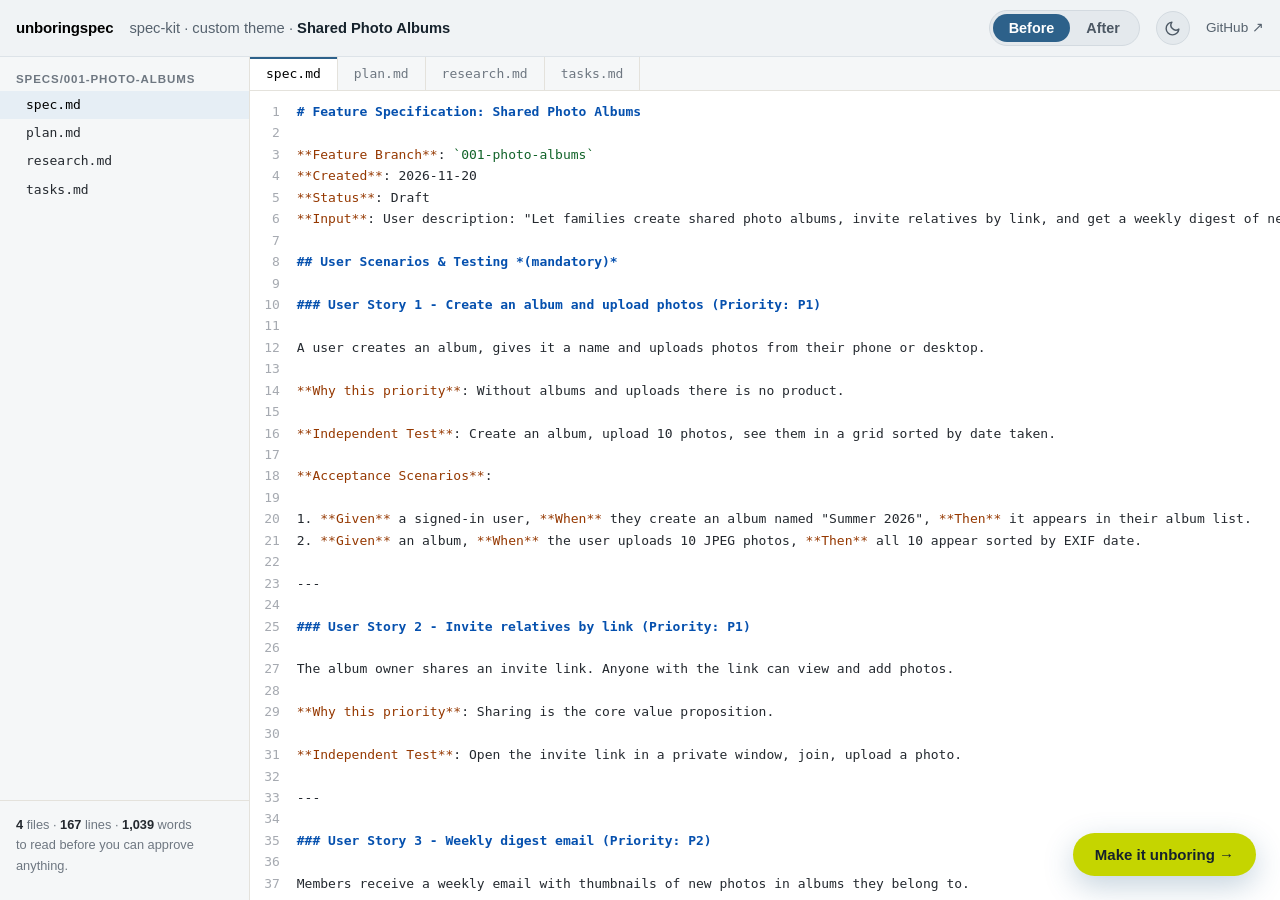
<file: demo/site/themed/index.html>
<!doctype html>
<html lang="en">
<head>
<meta charset="utf-8">
<meta name="viewport" content="width=device-width, initial-scale=1">
<title>spec-kit · custom theme · Shared Photo Albums · unboringspec demo</title>
<meta name="description" content="Before: the spec as raw files. After: the same spec as an unboringspec review, with its podcast.">
<script>
(() => {
  const KEY = "unboring-theme", root = document.documentElement, sys = matchMedia("(prefers-color-scheme: dark)");
  let choice = null;
  try { choice = localStorage.getItem(KEY); } catch (e) {}
  const apply = () => { root.dataset.theme = choice || (sys.matches ? "dark" : "light"); };
  apply();
  sys.addEventListener("change", () => { if (!choice) apply(); });
  window.unboringToggleTheme = () => {
    const next = root.dataset.theme === "dark" ? "light" : "dark";
    choice = next === (sys.matches ? "dark" : "light") ? null : next;  // back to the system's: follow it again
    try { choice ? localStorage.setItem(KEY, choice) : localStorage.removeItem(KEY); } catch (e) {}
    apply();
  };
})();
</script>
<style>
:root {
  --accent: #2d618a; --accent-ink: #ffffff;
  --cta: #c5d500; --cta-ink: #16222c; --cta-shadow: 0 10px 30px rgba(45, 97, 138, .28);
  --bar: #f0f3f5; --bar-line: #dde3e8; --bar-ink: #16222c; --bar-muted: #56626e; --strong: #000000;
  --toggle-bg: #e4e9ed; --toggle-line: #d3dae0; --toggle-ink: #4c5864;
  --ed-bg: #ffffff; --ed-side: #f5f7f8; --ed-ink: #24292f; --ed-muted: #6e7781; --ed-line: #e4e2dc;
  --ed-num: #a6aab1; --ed-sel: #e6eef5; --ed-hover: #eef1f3;
  --md-h: #0550ae; --md-b: #953800; --md-c: #116329; --md-m: #cf222e; --md-q: #6e7781;
  --mono: ui-monospace, SFMono-Regular, Menlo, Consolas, monospace;
  --sans: -apple-system, BlinkMacSystemFont, "Segoe UI", Inter, Roboto, sans-serif;
  color-scheme: light;
}
/* Dark: the system setting by default, or the reader's choice (data-theme, set by the toggle). */
@media (prefers-color-scheme: dark) {
  :root:not([data-theme="light"]) {
    --accent: #86b4da; --accent-ink: #0d1a26; --cta-shadow: 0 10px 30px rgba(0, 0, 0, .45);
    --bar: #0f151b; --bar-line: #22303b; --bar-ink: #e8eef3; --bar-muted: #9eacb8; --strong: #ffffff;
    --toggle-bg: #17202a; --toggle-line: #2a3845; --toggle-ink: #b3c0cb;
    --ed-bg: #17202a; --ed-side: #121a22; --ed-ink: #d6d6dc; --ed-muted: #7d808b; --ed-line: #26323e;
    --ed-num: #565965; --ed-sel: #1f3447; --ed-hover: #1c2833;
    --md-h: #82aaff; --md-b: #ffcb6b; --md-c: #c3e88d; --md-m: #ff7a93; --md-q: #9aa0b0;
    color-scheme: dark;
  }
}
:root[data-theme="dark"] {
  --accent: #86b4da; --accent-ink: #0d1a26; --cta-shadow: 0 10px 30px rgba(0, 0, 0, .45);
  --bar: #0f151b; --bar-line: #22303b; --bar-ink: #e8eef3; --bar-muted: #9eacb8; --strong: #ffffff;
  --toggle-bg: #17202a; --toggle-line: #2a3845; --toggle-ink: #b3c0cb;
  --ed-bg: #17202a; --ed-side: #121a22; --ed-ink: #d6d6dc; --ed-muted: #7d808b; --ed-line: #26323e;
  --ed-num: #565965; --ed-sel: #1f3447; --ed-hover: #1c2833;
  --md-h: #82aaff; --md-b: #ffcb6b; --md-c: #c3e88d; --md-m: #ff7a93; --md-q: #9aa0b0;
  color-scheme: dark;
}
* { box-sizing: border-box; }
html, body { margin: 0; height: 100%; background: var(--bar); }
body { display: flex; flex-direction: column; font: 15px/1.5 var(--sans); color: var(--bar-ink); }

header.bar { display: flex; align-items: center; gap: 12px 16px; flex-wrap: wrap; padding: 10px 16px;
  border-bottom: 1px solid var(--bar-line); }
.brand { font-weight: 700; color: var(--strong); text-decoration: none; letter-spacing: -0.01em; }
.title { flex: 1; min-width: 0; color: var(--bar-muted); font-size: .92rem; white-space: nowrap; overflow: hidden;
  text-overflow: ellipsis; }
.title b { color: var(--bar-ink); font-weight: 600; }
.toggle { display: inline-flex; background: var(--toggle-bg); border: 1px solid var(--toggle-line); border-radius: 999px; padding: 3px; }
.toggle button { font: 600 .9rem var(--sans); border: 0; background: transparent; color: var(--toggle-ink); padding: 6px 16px;
  border-radius: 999px; cursor: pointer; }
.toggle button[aria-pressed="true"] { background: var(--accent); color: var(--accent-ink); }
.toggle button:focus-visible, .cta:focus-visible, .file:focus-visible, .tab:focus-visible, .theme:focus-visible { outline: 2px solid var(--strong); outline-offset: 2px; }
.theme { display: inline-grid; place-items: center; width: 34px; height: 34px; border-radius: 999px; cursor: pointer;
  background: var(--toggle-bg); border: 1px solid var(--toggle-line); color: var(--toggle-ink); padding: 0; }
.theme:hover { color: var(--strong); }
.theme svg { width: 17px; height: 17px; }
.theme .sun, :root[data-theme="dark"] .theme .moon { display: none; }
:root[data-theme="dark"] .theme .sun { display: block; }
.gh { color: var(--bar-muted); font-size: .85rem; text-decoration: none; }
.gh:hover { color: var(--strong); }

main { flex: 1; min-height: 0; position: relative; }
.view { position: absolute; inset: 0; }
.view[hidden] { display: none; }

/* Before: the spec as it really is, a pile of Markdown files. */
.editor { display: grid; grid-template-columns: 250px minmax(0, 1fr); height: 100%; background: var(--ed-bg); color: var(--ed-ink); }
.side { background: var(--ed-side); border-right: 1px solid var(--ed-line); overflow: auto; padding: 10px 0; display: flex; flex-direction: column; }
.folder { padding: 6px 16px; color: var(--ed-muted); font: 600 .72rem var(--sans); text-transform: uppercase; letter-spacing: .08em; }
.file { display: block; width: 100%; text-align: left; background: none; border: 0; color: var(--ed-ink); cursor: pointer;
  font: 13px/1.4 var(--mono); padding: 5px 16px 5px 26px; white-space: nowrap; overflow: hidden; text-overflow: ellipsis; }
.file:hover { background: var(--ed-hover); }
.file[aria-current="true"] { background: var(--ed-sel); color: var(--strong); }
.stats { margin-top: auto; padding: 14px 16px; border-top: 1px solid var(--ed-line); color: var(--ed-muted); font-size: .8rem; line-height: 1.6; }
.stats b { color: var(--ed-ink); }
.pane { display: flex; flex-direction: column; min-width: 0; min-height: 0; }
.tabs { display: flex; overflow-x: auto; background: var(--ed-side); border-bottom: 1px solid var(--ed-line); scrollbar-width: thin; }
.tab { flex: none; font: 13px var(--mono); color: var(--ed-muted); background: transparent; border: 0; border-right: 1px solid var(--ed-line);
  padding: 9px 16px; cursor: pointer; }
.tab[aria-selected="true"] { background: var(--ed-bg); color: var(--strong); box-shadow: inset 0 2px 0 var(--accent); }
.picker { display: none; padding: 8px 12px; background: var(--ed-side); border-bottom: 1px solid var(--ed-line); }
.picker select { width: 100%; font: 14px var(--mono); color: var(--ed-ink); background: var(--ed-bg); border: 1px solid var(--ed-line);
  border-radius: 8px; padding: 8px 10px; }
.code { flex: 1; min-height: 0; overflow: auto; font: 13px/1.65 var(--mono); padding: 10px 0 96px; }
.ln { display: flex; }
.ln .n { flex: 0 0 3.6em; text-align: right; padding-right: 1.3em; color: var(--ed-num); user-select: none; }
.ln .t { white-space: pre; padding-right: 32px; }
.md-h { color: var(--md-h); font-weight: 600; }
.md-b { color: var(--md-b); }
.md-c { color: var(--md-c); }
.md-m { color: var(--md-m); }
.md-q { color: var(--md-q); }

.cta { position: absolute; right: 24px; bottom: 24px; display: inline-flex; align-items: center; gap: 8px;
  background: var(--cta); color: var(--cta-ink); border: 0; border-radius: 999px; padding: 13px 22px;
  font: 700 15px var(--sans); box-shadow: var(--cta-shadow); cursor: pointer; }
.cta:hover { filter: brightness(1.06); transform: translateY(-1px); }

/* After: the real review page. */
iframe { display: block; width: 100%; height: 100%; border: 0; background: var(--ed-bg); }

@media (max-width: 760px) {
  header.bar { padding: 8px 12px; }
  .title { order: 3; flex-basis: 100%; font-size: .85rem; }
  .toggle { margin-left: auto; }
  .gh { display: none; }
  .editor { grid-template-columns: minmax(0, 1fr); }
  .side, .tabs { display: none; }
  .picker { display: block; }
  .code { font-size: 12.5px; }
  .ln .n { flex-basis: 2.8em; padding-right: .8em; }
  .ln .t { white-space: pre-wrap; overflow-wrap: anywhere; padding-right: 12px; }
  .cta { left: 12px; right: 12px; bottom: 16px; justify-content: center; }
}
</style>
</head>
<body>
<header class="bar">
  <a class="brand" href="../">unboringspec</a>
  <span class="title" id="title"></span>
  <div class="toggle" role="group" aria-label="View">
    <button id="show-before" aria-pressed="true">Before</button>
    <button id="show-after" aria-pressed="false">After</button>
  </div>
  <button class="theme" type="button" onclick="unboringToggleTheme()" aria-label="Switch between light and dark mode" title="Switch between light and dark mode"><svg class="moon" viewBox="0 0 24 24" fill="none" stroke="currentColor" stroke-width="2" stroke-linecap="round" stroke-linejoin="round" aria-hidden="true"><path d="M21 12.8A9 9 0 1 1 11.2 3a7 7 0 0 0 9.8 9.8z"/></svg><svg class="sun" viewBox="0 0 24 24" fill="none" stroke="currentColor" stroke-width="2" stroke-linecap="round" aria-hidden="true"><circle cx="12" cy="12" r="4"/><path d="M12 2v2M12 20v2M4.9 4.9l1.4 1.4M17.7 17.7l1.4 1.4M2 12h2M20 12h2M4.9 19.1l1.4-1.4M17.7 6.3l1.4-1.4"/></svg></button>
  <a class="gh" id="gh" href="#">GitHub ↗</a>
</header>

<main>
  <section class="view" id="before" aria-label="Before: the spec as raw files">
    <div class="editor">
      <nav class="side" aria-label="Files">
        <div class="folder" id="folder"></div>
        <div id="tree"></div>
        <div class="stats" id="stats"></div>
      </nav>
      <div class="pane">
        <div class="picker"><select id="pick" aria-label="File"></select></div>
        <div class="tabs" id="tabs" role="tablist"></div>
        <div class="code" id="code" tabindex="0" aria-live="polite"></div>
      </div>
    </div>
    <button class="cta" id="cta">Make it unboring →</button>
  </section>

  <section class="view" id="after" aria-label="After: the unboringspec review" hidden>
    <iframe id="review" title="unboringspec review, with its podcast"></iframe>
  </section>
</main>

<script id="data" type="application/json">{"slug": "themed", "framework": "spec-kit · custom theme", "feature": "Shared Photo Albums", "files": {"specs/001-photo-albums/spec.md": "# Feature Specification: Shared Photo Albums\n\n**Feature Branch**: `001-photo-albums`\n**Created**: 2026-11-20\n**Status**: Draft\n**Input**: User description: \"Let families create shared photo albums, invite relatives by link, and get a weekly digest of new photos.\"\n\n## User Scenarios & Testing *(mandatory)*\n\n### User Story 1 - Create an album and upload photos (Priority: P1)\n\nA user creates an album, gives it a name and uploads photos from their phone or desktop.\n\n**Why this priority**: Without albums and uploads there is no product.\n\n**Independent Test**: Create an album, upload 10 photos, see them in a grid sorted by date taken.\n\n**Acceptance Scenarios**:\n\n1. **Given** a signed-in user, **When** they create an album named \"Summer 2026\", **Then** it appears in their album list.\n2. **Given** an album, **When** the user uploads 10 JPEG photos, **Then** all 10 appear sorted by EXIF date.\n\n---\n\n### User Story 2 - Invite relatives by link (Priority: P1)\n\nThe album owner shares an invite link. Anyone with the link can view and add photos.\n\n**Why this priority**: Sharing is the core value proposition.\n\n**Independent Test**: Open the invite link in a private window, join, upload a photo.\n\n---\n\n### User Story 3 - Weekly digest email (Priority: P2)\n\nMembers receive a weekly email with thumbnails of new photos in albums they belong to.\n\n**Why this priority**: Drives re-engagement but the product works without it.\n\n---\n\n### Edge Cases\n\n- What happens when an invite link is leaked publicly? [NEEDS CLARIFICATION: should links expire or be revocable?]\n- How are duplicate uploads of the same photo handled?\n- What happens to photos when a member leaves the album? [NEEDS CLARIFICATION: do their photos stay or get removed?]\n\n## Requirements *(mandatory)*\n\n### Functional Requirements\n\n- **FR-001**: System MUST allow signed-in users to create albums with a name of up to 80 characters.\n- **FR-002**: System MUST accept JPEG, PNG and HEIC uploads up to 25 MB each.\n- **FR-003**: System MUST generate a unique invite link per album.\n- **FR-004**: Anyone with an invite link MUST be able to view and upload photos to that album.\n- **FR-005**: System MUST send a weekly digest email every Monday at 08:00 in the member's timezone.\n- **FR-006**: System MUST strip GPS location from EXIF metadata before photos are visible to other members.\n- **FR-007**: System MUST retain original files for [NEEDS CLARIFICATION: retention period not specified].\n\n### Key Entities\n\n- **Album**: name, owner, invite token, created at.\n- **Photo**: file, album, uploader, taken at, uploaded at.\n- **Membership**: user, album, role (owner, member), joined at.\n\n## Success Criteria *(mandatory)*\n\n- **SC-001**: 80% of new albums receive at least one invited member within 7 days.\n- **SC-002**: Upload of 10 photos completes in under 30 seconds on a 20 Mbps connection.\n", "specs/001-photo-albums/plan.md": "# Implementation Plan: Shared Photo Albums\n\n**Branch**: `001-photo-albums` | **Date**: 2026-11-21 | **Spec**: [spec.md](./spec.md)\n\n## Summary\n\nWeb app with a REST API. Photos go straight from the browser to object storage with presigned URLs;\na background worker builds thumbnails, strips GPS data and sends the weekly digest.\n\n## Technical Context\n\n**Language/Version**: Python 3.12 (API, worker), TypeScript 5 (web)\n**Primary Dependencies**: FastAPI, SQLAlchemy, Celery, React 19\n**Storage**: PostgreSQL 16 for metadata, S3-compatible object storage for files\n**Testing**: pytest, Playwright\n**Target Platform**: Linux containers on Kubernetes\n**Project Type**: web\n**Performance Goals**: 10 photo uploads in under 30 s on 20 Mbps\n**Constraints**: [NEEDS CLARIFICATION: monthly storage budget per family]\n**Scale/Scope**: 5k families in the first year\n\n## Constitution Check\n\n- Library-first: thumbnail and EXIF handling live in `photos_core`, independent from the API. PASS\n- Test-first: contract tests before endpoints. PASS\n\n## Project Structure\n\n```text\nbackend/\n  src/api/  src/worker/  src/photos_core/\n  tests/contract/  tests/integration/\nfrontend/\n  src/pages/  src/components/\n```\n", "specs/001-photo-albums/research.md": "# Research: Shared Photo Albums\n\n## Upload path\n\n- **Decision**: Browser uploads directly to object storage with presigned URLs.\n- **Rationale**: Keeps 25 MB files off the API servers and meets the 30 s upload goal.\n- **Alternatives considered**: Upload through the API; tus resumable uploads\n\n## Invite model\n\n- **Decision**: One permanent invite token per album, anyone with the link gets member rights.\n- **Rationale**: Lowest friction for non-technical relatives.\n- **Alternatives considered**: Per-person email invites; expiring links; view-only links plus upload approval\n\n## HEIC support\n\n- **Decision**: Convert HEIC to JPEG in the worker and keep the original.\n- **Rationale**: Most browsers cannot render HEIC.\n- **Alternatives considered**: Reject HEIC; convert in the browser\n\n## Digest delivery\n\n- **Decision**: Celery beat job every hour that sends digests to members whose local time is Monday 08:00.\n- **Rationale**: Respects timezones without one job per user.\n- **Alternatives considered**: One scheduled job per user; send everyone at 08:00 UTC\n", "specs/001-photo-albums/tasks.md": "# Tasks: Shared Photo Albums\n\n## Phase 1: Setup\n\n- [x] T001 Create backend and frontend project structure per plan.md\n- [x] T002 [P] Configure ruff, mypy and eslint\n- [ ] T003 [P] Provision PostgreSQL and object storage in docker-compose\n\n## Phase 2: Foundational\n\n- [ ] T004 Create Album, Photo and Membership models in backend/src/api/models.py\n- [ ] T005 [P] Implement EXIF reader and GPS stripping in backend/src/photos_core/exif.py\n- [ ] T006 [P] Implement thumbnail generation in backend/src/photos_core/thumbs.py\n\n## Phase 3: User Story 1 - Create an album and upload photos (P1)\n\n- [ ] T007 [US1] Contract test POST /albums in backend/tests/contract/test_albums.py\n- [ ] T008 [US1] Implement POST /albums and GET /albums\n- [ ] T009 [P] [US1] Implement presigned upload URL endpoint\n- [ ] T010 [US1] Worker job: thumbnail, HEIC conversion, GPS stripping on upload\n- [ ] T011 [P] [US1] Album grid page sorted by date taken in frontend/src/pages/Album.tsx\n\n## Phase 4: User Story 2 - Invite relatives by link (P1)\n\n- [ ] T012 [US2] Generate invite token on album creation\n- [ ] T013 [US2] Join album via invite link endpoint\n- [ ] T014 [P] [US2] Join page in frontend/src/pages/Join.tsx\n\n## Phase 5: User Story 3 - Weekly digest email (P2)\n\n- [ ] T015 [US3] Hourly Celery beat job selecting members at Monday 08:00 local time\n- [ ] T016 [P] [US3] Digest email template with thumbnails\n\n## Phase 6: Polish\n\n- [ ] T017 [P] Playwright end-to-end test for create, invite, upload\n- [ ] T018 Load test 10 parallel uploads on a throttled 20 Mbps connection\n"}, "repo": "https://github.com/josluimg/unboringspec", "source": "https://github.com/josluimg/unboringspec/tree/main/examples/speckit/specs/001-photo-albums", "lang": "en", "ui": {"stats": "<b>{files}<\/b> files · <b>{lines}<\/b> lines · <b>{words}<\/b> words<br>to read before you can approve anything."}}</script>
<script>
(() => {
  const data = JSON.parse(document.getElementById("data").textContent);
  const paths = Object.keys(data.files);
  const folder = paths[0].split("/").slice(0, -1).join("/");
  const short = p => p.slice(folder.length + 1);

  document.getElementById("title").innerHTML = "";
  const t = document.getElementById("title");
  const b = document.createElement("b"); b.textContent = data.feature;
  t.append(data.framework + " · ", b);
  document.getElementById("gh").href = data.source;
  document.getElementById("folder").textContent = folder;

  // Numbers that make the point: this is a lot to read.
  const lineCount = text => text.replace(/\n$/, "").split("\n").length;  // same count as the build script
  const lines = paths.reduce((n, p) => n + lineCount(data.files[p]), 0);
  const words = paths.reduce((n, p) => n + data.files[p].split(/\s+/).filter(Boolean).length, 0);
  document.getElementById("stats").innerHTML =
    data.ui.stats.replace("{files}", paths.length).replace("{lines}", lines).replace("{words}", words.toLocaleString(data.lang));

  const esc = s => s.replace(/&/g, "&amp;").replace(/</g, "&lt;").replace(/>/g, "&gt;");
  const paint = line => {
    let h = esc(line);
    if (/^#{1,6}\s/.test(line)) return `<span class="md-h">${h}</span>`;
    if (/^\s*>/.test(line)) return `<span class="md-q">${h}</span>`;
    h = h.replace(/\[NEEDS CLARIFICATION[^\]]*\]/g, m => `<span class="md-m">${m}</span>`);
    h = h.replace(/\*\*([^*]+)\*\*/g, '<span class="md-b">**$1**</span>');
    h = h.replace(/`([^`]+)`/g, '<span class="md-c">`$1`</span>');
    return h;
  };

  const tree = document.getElementById("tree"), tabs = document.getElementById("tabs");
  const pick = document.getElementById("pick"), code = document.getElementById("code");
  const open = path => {
    code.innerHTML = data.files[path].replace(/\n$/, "").split("\n")
      .map((l, i) => `<div class="ln"><span class="n">${i + 1}</span><span class="t">${paint(l) || " "}</span></div>`).join("");
    code.scrollTop = 0;
    tree.querySelectorAll(".file").forEach(f => f.setAttribute("aria-current", String(f.dataset.path === path)));
    tabs.querySelectorAll(".tab").forEach(f => f.setAttribute("aria-selected", String(f.dataset.path === path)));
    pick.value = path;
  };
  paths.forEach(p => {
    const f = document.createElement("button");
    f.className = "file"; f.dataset.path = p; f.textContent = short(p); f.title = p;
    f.addEventListener("click", () => open(p));
    tree.appendChild(f);
    const tab = document.createElement("button");
    tab.className = "tab"; tab.setAttribute("role", "tab"); tab.dataset.path = p; tab.textContent = short(p).split("/").pop();
    tab.addEventListener("click", () => open(p));
    tabs.appendChild(tab);
    const o = document.createElement("option"); o.value = p; o.textContent = short(p);
    pick.appendChild(o);
  });
  pick.addEventListener("change", () => open(pick.value));
  open(paths[0]);

  // Before / After
  const views = { before: document.getElementById("before"), after: document.getElementById("after") };
  const buttons = { before: document.getElementById("show-before"), after: document.getElementById("show-after") };
  const frame = document.getElementById("review");
  const show = (which, push = true) => {
    for (const k of ["before", "after"]) {
      views[k].hidden = k !== which;
      buttons[k].setAttribute("aria-pressed", String(k === which));
    }
    if (which === "after" && !frame.getAttribute("src")) frame.src = "review.html";  // load it only when asked
    if (push) history.replaceState(null, "", "#" + which);
  };
  buttons.before.addEventListener("click", () => show("before"));
  buttons.after.addEventListener("click", () => show("after"));
  document.getElementById("cta").addEventListener("click", () => show("after"));
  show(location.hash === "#after" ? "after" : "before", false);

  // The review follows the demo's theme.
  const syncTheme = () => {
    const doc = frame.contentDocument;
    if (doc && doc.documentElement) doc.documentElement.dataset.theme = document.documentElement.dataset.theme;
  };
  frame.addEventListener("load", syncTheme);
  new MutationObserver(syncTheme).observe(document.documentElement, { attributes: true, attributeFilter: ["data-theme"] });
})();
</script>
</body>
</html>
</file>
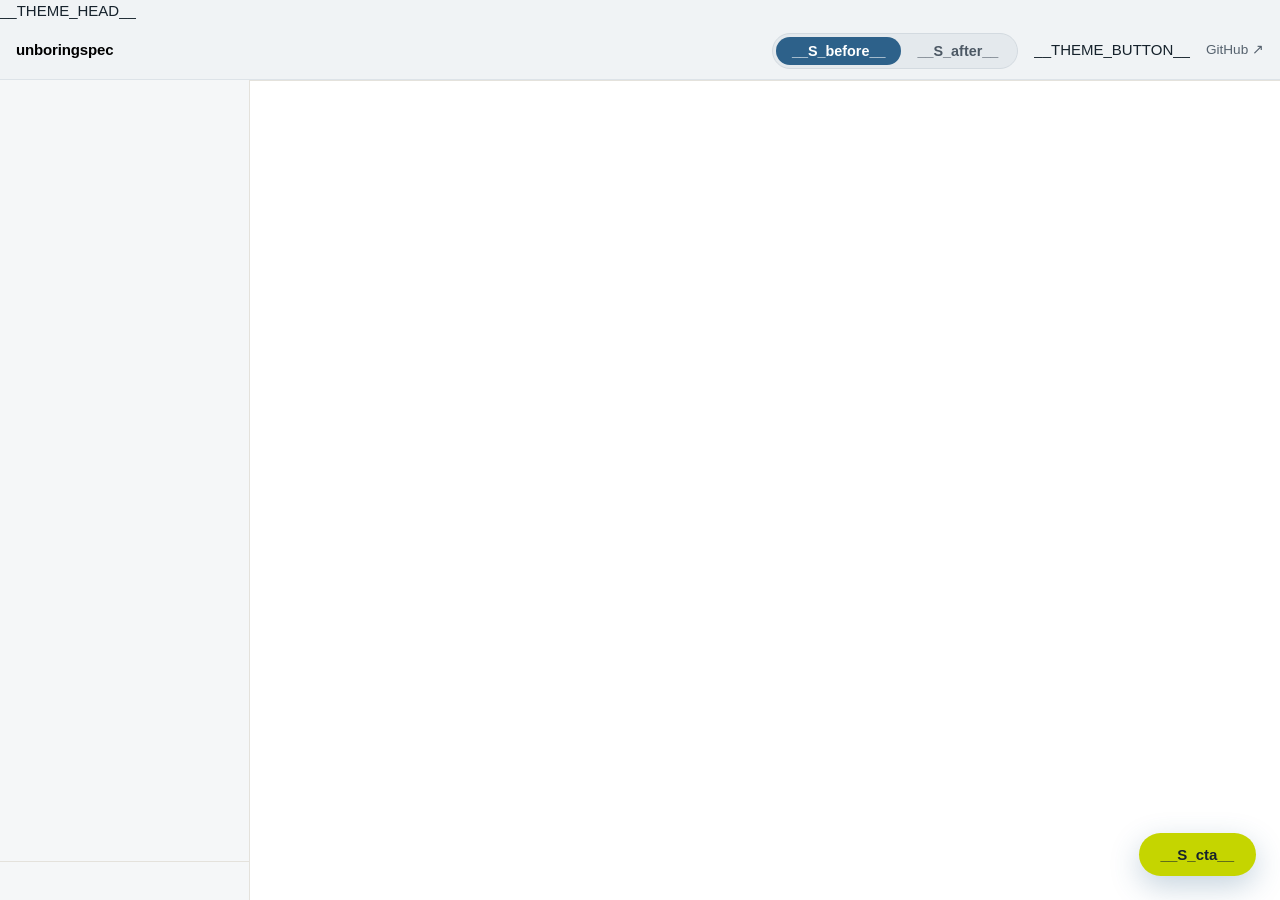
<file: demo/templates/demo.html>
<!doctype html>
<html lang="__LANG__">
<head>
<meta charset="utf-8">
<meta name="viewport" content="width=device-width, initial-scale=1">
<title>__DEMO_TITLE__ · unboringspec demo</title>
<meta name="description" content="__S_description__">
__THEME_HEAD__
<style>
:root {
  --accent: #2d618a; --accent-ink: #ffffff;
  --cta: #c5d500; --cta-ink: #16222c; --cta-shadow: 0 10px 30px rgba(45, 97, 138, .28);
  --bar: #f0f3f5; --bar-line: #dde3e8; --bar-ink: #16222c; --bar-muted: #56626e; --strong: #000000;
  --toggle-bg: #e4e9ed; --toggle-line: #d3dae0; --toggle-ink: #4c5864;
  --ed-bg: #ffffff; --ed-side: #f5f7f8; --ed-ink: #24292f; --ed-muted: #6e7781; --ed-line: #e4e2dc;
  --ed-num: #a6aab1; --ed-sel: #e6eef5; --ed-hover: #eef1f3;
  --md-h: #0550ae; --md-b: #953800; --md-c: #116329; --md-m: #cf222e; --md-q: #6e7781;
  --mono: ui-monospace, SFMono-Regular, Menlo, Consolas, monospace;
  --sans: -apple-system, BlinkMacSystemFont, "Segoe UI", Inter, Roboto, sans-serif;
  color-scheme: light;
}
/* Dark: the system setting by default, or the reader's choice (data-theme, set by the toggle). */
@media (prefers-color-scheme: dark) {
  :root:not([data-theme="light"]) {
    --accent: #86b4da; --accent-ink: #0d1a26; --cta-shadow: 0 10px 30px rgba(0, 0, 0, .45);
    --bar: #0f151b; --bar-line: #22303b; --bar-ink: #e8eef3; --bar-muted: #9eacb8; --strong: #ffffff;
    --toggle-bg: #17202a; --toggle-line: #2a3845; --toggle-ink: #b3c0cb;
    --ed-bg: #17202a; --ed-side: #121a22; --ed-ink: #d6d6dc; --ed-muted: #7d808b; --ed-line: #26323e;
    --ed-num: #565965; --ed-sel: #1f3447; --ed-hover: #1c2833;
    --md-h: #82aaff; --md-b: #ffcb6b; --md-c: #c3e88d; --md-m: #ff7a93; --md-q: #9aa0b0;
    color-scheme: dark;
  }
}
:root[data-theme="dark"] {
  --accent: #86b4da; --accent-ink: #0d1a26; --cta-shadow: 0 10px 30px rgba(0, 0, 0, .45);
  --bar: #0f151b; --bar-line: #22303b; --bar-ink: #e8eef3; --bar-muted: #9eacb8; --strong: #ffffff;
  --toggle-bg: #17202a; --toggle-line: #2a3845; --toggle-ink: #b3c0cb;
  --ed-bg: #17202a; --ed-side: #121a22; --ed-ink: #d6d6dc; --ed-muted: #7d808b; --ed-line: #26323e;
  --ed-num: #565965; --ed-sel: #1f3447; --ed-hover: #1c2833;
  --md-h: #82aaff; --md-b: #ffcb6b; --md-c: #c3e88d; --md-m: #ff7a93; --md-q: #9aa0b0;
  color-scheme: dark;
}
* { box-sizing: border-box; }
html, body { margin: 0; height: 100%; background: var(--bar); }
body { display: flex; flex-direction: column; font: 15px/1.5 var(--sans); color: var(--bar-ink); }

header.bar { display: flex; align-items: center; gap: 12px 16px; flex-wrap: wrap; padding: 10px 16px;
  border-bottom: 1px solid var(--bar-line); }
.brand { font-weight: 700; color: var(--strong); text-decoration: none; letter-spacing: -0.01em; }
.title { flex: 1; min-width: 0; color: var(--bar-muted); font-size: .92rem; white-space: nowrap; overflow: hidden;
  text-overflow: ellipsis; }
.title b { color: var(--bar-ink); font-weight: 600; }
.toggle { display: inline-flex; background: var(--toggle-bg); border: 1px solid var(--toggle-line); border-radius: 999px; padding: 3px; }
.toggle button { font: 600 .9rem var(--sans); border: 0; background: transparent; color: var(--toggle-ink); padding: 6px 16px;
  border-radius: 999px; cursor: pointer; }
.toggle button[aria-pressed="true"] { background: var(--accent); color: var(--accent-ink); }
.toggle button:focus-visible, .cta:focus-visible, .file:focus-visible, .tab:focus-visible, .theme:focus-visible { outline: 2px solid var(--strong); outline-offset: 2px; }
.theme { display: inline-grid; place-items: center; width: 34px; height: 34px; border-radius: 999px; cursor: pointer;
  background: var(--toggle-bg); border: 1px solid var(--toggle-line); color: var(--toggle-ink); padding: 0; }
.theme:hover { color: var(--strong); }
.theme svg { width: 17px; height: 17px; }
.theme .sun, :root[data-theme="dark"] .theme .moon { display: none; }
:root[data-theme="dark"] .theme .sun { display: block; }
.gh { color: var(--bar-muted); font-size: .85rem; text-decoration: none; }
.gh:hover { color: var(--strong); }

main { flex: 1; min-height: 0; position: relative; }
.view { position: absolute; inset: 0; }
.view[hidden] { display: none; }

/* Before: the spec as it really is, a pile of Markdown files. */
.editor { display: grid; grid-template-columns: 250px minmax(0, 1fr); height: 100%; background: var(--ed-bg); color: var(--ed-ink); }
.side { background: var(--ed-side); border-right: 1px solid var(--ed-line); overflow: auto; padding: 10px 0; display: flex; flex-direction: column; }
.folder { padding: 6px 16px; color: var(--ed-muted); font: 600 .72rem var(--sans); text-transform: uppercase; letter-spacing: .08em; }
.file { display: block; width: 100%; text-align: left; background: none; border: 0; color: var(--ed-ink); cursor: pointer;
  font: 13px/1.4 var(--mono); padding: 5px 16px 5px 26px; white-space: nowrap; overflow: hidden; text-overflow: ellipsis; }
.file:hover { background: var(--ed-hover); }
.file[aria-current="true"] { background: var(--ed-sel); color: var(--strong); }
.stats { margin-top: auto; padding: 14px 16px; border-top: 1px solid var(--ed-line); color: var(--ed-muted); font-size: .8rem; line-height: 1.6; }
.stats b { color: var(--ed-ink); }
.pane { display: flex; flex-direction: column; min-width: 0; min-height: 0; }
.tabs { display: flex; overflow-x: auto; background: var(--ed-side); border-bottom: 1px solid var(--ed-line); scrollbar-width: thin; }
.tab { flex: none; font: 13px var(--mono); color: var(--ed-muted); background: transparent; border: 0; border-right: 1px solid var(--ed-line);
  padding: 9px 16px; cursor: pointer; }
.tab[aria-selected="true"] { background: var(--ed-bg); color: var(--strong); box-shadow: inset 0 2px 0 var(--accent); }
.picker { display: none; padding: 8px 12px; background: var(--ed-side); border-bottom: 1px solid var(--ed-line); }
.picker select { width: 100%; font: 14px var(--mono); color: var(--ed-ink); background: var(--ed-bg); border: 1px solid var(--ed-line);
  border-radius: 8px; padding: 8px 10px; }
.code { flex: 1; min-height: 0; overflow: auto; font: 13px/1.65 var(--mono); padding: 10px 0 96px; }
.ln { display: flex; }
.ln .n { flex: 0 0 3.6em; text-align: right; padding-right: 1.3em; color: var(--ed-num); user-select: none; }
.ln .t { white-space: pre; padding-right: 32px; }
.md-h { color: var(--md-h); font-weight: 600; }
.md-b { color: var(--md-b); }
.md-c { color: var(--md-c); }
.md-m { color: var(--md-m); }
.md-q { color: var(--md-q); }

.cta { position: absolute; right: 24px; bottom: 24px; display: inline-flex; align-items: center; gap: 8px;
  background: var(--cta); color: var(--cta-ink); border: 0; border-radius: 999px; padding: 13px 22px;
  font: 700 15px var(--sans); box-shadow: var(--cta-shadow); cursor: pointer; }
.cta:hover { filter: brightness(1.06); transform: translateY(-1px); }

/* After: the real review page. */
iframe { display: block; width: 100%; height: 100%; border: 0; background: var(--ed-bg); }

@media (max-width: 760px) {
  header.bar { padding: 8px 12px; }
  .title { order: 3; flex-basis: 100%; font-size: .85rem; }
  .toggle { margin-left: auto; }
  .gh { display: none; }
  .editor { grid-template-columns: minmax(0, 1fr); }
  .side, .tabs { display: none; }
  .picker { display: block; }
  .code { font-size: 12.5px; }
  .ln .n { flex-basis: 2.8em; padding-right: .8em; }
  .ln .t { white-space: pre-wrap; overflow-wrap: anywhere; padding-right: 12px; }
  .cta { left: 12px; right: 12px; bottom: 16px; justify-content: center; }
}
</style>
</head>
<body>
<header class="bar">
  <a class="brand" href="../">unboringspec</a>
  <span class="title" id="title"></span>
  <div class="toggle" role="group" aria-label="__S_view__">
    <button id="show-before" aria-pressed="true">__S_before__</button>
    <button id="show-after" aria-pressed="false">__S_after__</button>
  </div>
__THEME_BUTTON__
  <a class="gh" id="gh" href="#">GitHub ↗</a>
</header>

<main>
  <section class="view" id="before" aria-label="__S_before_label__">
    <div class="editor">
      <nav class="side" aria-label="__S_files__">
        <div class="folder" id="folder"></div>
        <div id="tree"></div>
        <div class="stats" id="stats"></div>
      </nav>
      <div class="pane">
        <div class="picker"><select id="pick" aria-label="__S_file__"></select></div>
        <div class="tabs" id="tabs" role="tablist"></div>
        <div class="code" id="code" tabindex="0" aria-live="polite"></div>
      </div>
    </div>
    <button class="cta" id="cta">__S_cta__</button>
  </section>

  <section class="view" id="after" aria-label="__S_after_label__" hidden>
    <iframe id="review" title="__S_frame__"></iframe>
  </section>
</main>

<script id="data" type="application/json">__DEMO_DATA__</script>
<script>
(() => {
  const data = JSON.parse(document.getElementById("data").textContent);
  const paths = Object.keys(data.files);
  const folder = paths[0].split("/").slice(0, -1).join("/");
  const short = p => p.slice(folder.length + 1);

  document.getElementById("title").innerHTML = "";
  const t = document.getElementById("title");
  const b = document.createElement("b"); b.textContent = data.feature;
  t.append(data.framework + " · ", b);
  document.getElementById("gh").href = data.source;
  document.getElementById("folder").textContent = folder;

  // Numbers that make the point: this is a lot to read.
  const lineCount = text => text.replace(/\n$/, "").split("\n").length;  // same count as the build script
  const lines = paths.reduce((n, p) => n + lineCount(data.files[p]), 0);
  const words = paths.reduce((n, p) => n + data.files[p].split(/\s+/).filter(Boolean).length, 0);
  document.getElementById("stats").innerHTML =
    data.ui.stats.replace("{files}", paths.length).replace("{lines}", lines).replace("{words}", words.toLocaleString(data.lang));

  const esc = s => s.replace(/&/g, "&amp;").replace(/</g, "&lt;").replace(/>/g, "&gt;");
  const paint = line => {
    let h = esc(line);
    if (/^#{1,6}\s/.test(line)) return `<span class="md-h">${h}</span>`;
    if (/^\s*>/.test(line)) return `<span class="md-q">${h}</span>`;
    h = h.replace(/\[NEEDS CLARIFICATION[^\]]*\]/g, m => `<span class="md-m">${m}</span>`);
    h = h.replace(/\*\*([^*]+)\*\*/g, '<span class="md-b">**$1**</span>');
    h = h.replace(/`([^`]+)`/g, '<span class="md-c">`$1`</span>');
    return h;
  };

  const tree = document.getElementById("tree"), tabs = document.getElementById("tabs");
  const pick = document.getElementById("pick"), code = document.getElementById("code");
  const open = path => {
    code.innerHTML = data.files[path].replace(/\n$/, "").split("\n")
      .map((l, i) => `<div class="ln"><span class="n">${i + 1}</span><span class="t">${paint(l) || " "}</span></div>`).join("");
    code.scrollTop = 0;
    tree.querySelectorAll(".file").forEach(f => f.setAttribute("aria-current", String(f.dataset.path === path)));
    tabs.querySelectorAll(".tab").forEach(f => f.setAttribute("aria-selected", String(f.dataset.path === path)));
    pick.value = path;
  };
  paths.forEach(p => {
    const f = document.createElement("button");
    f.className = "file"; f.dataset.path = p; f.textContent = short(p); f.title = p;
    f.addEventListener("click", () => open(p));
    tree.appendChild(f);
    const tab = document.createElement("button");
    tab.className = "tab"; tab.setAttribute("role", "tab"); tab.dataset.path = p; tab.textContent = short(p).split("/").pop();
    tab.addEventListener("click", () => open(p));
    tabs.appendChild(tab);
    const o = document.createElement("option"); o.value = p; o.textContent = short(p);
    pick.appendChild(o);
  });
  pick.addEventListener("change", () => open(pick.value));
  open(paths[0]);

  // Before / After
  const views = { before: document.getElementById("before"), after: document.getElementById("after") };
  const buttons = { before: document.getElementById("show-before"), after: document.getElementById("show-after") };
  const frame = document.getElementById("review");
  const show = (which, push = true) => {
    for (const k of ["before", "after"]) {
      views[k].hidden = k !== which;
      buttons[k].setAttribute("aria-pressed", String(k === which));
    }
    if (which === "after" && !frame.getAttribute("src")) frame.src = "review.html";  // load it only when asked
    if (push) history.replaceState(null, "", "#" + which);
  };
  buttons.before.addEventListener("click", () => show("before"));
  buttons.after.addEventListener("click", () => show("after"));
  document.getElementById("cta").addEventListener("click", () => show("after"));
  show(location.hash === "#after" ? "after" : "before", false);

  // The review follows the demo's theme.
  const syncTheme = () => {
    const doc = frame.contentDocument;
    if (doc && doc.documentElement) doc.documentElement.dataset.theme = document.documentElement.dataset.theme;
  };
  frame.addEventListener("load", syncTheme);
  new MutationObserver(syncTheme).observe(document.documentElement, { attributes: true, attributeFilter: ["data-theme"] });
})();
</script>
</body>
</html>
</file>
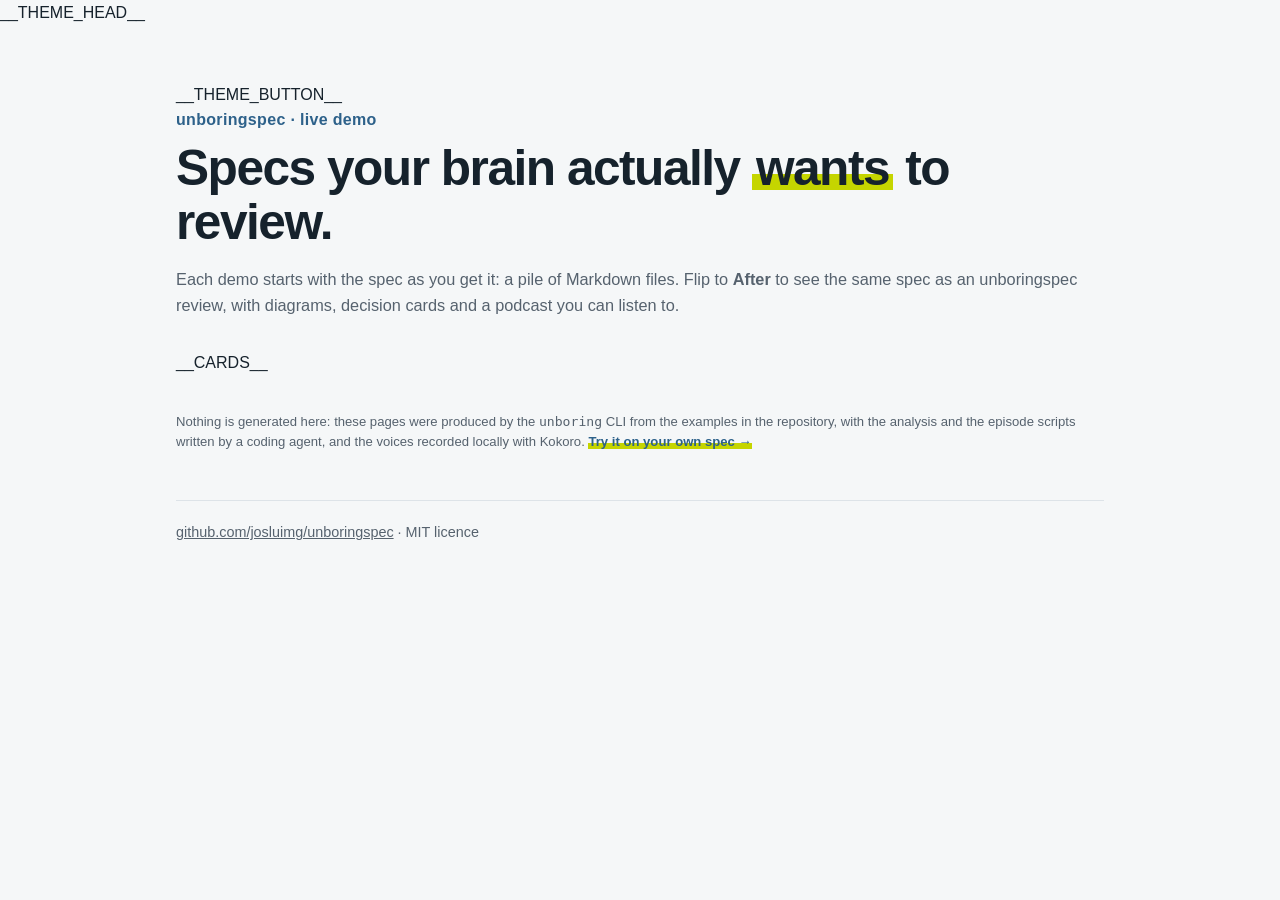
<file: demo/templates/landing.html>
<!doctype html>
<html lang="en">
<head>
<meta charset="utf-8">
<meta name="viewport" content="width=device-width, initial-scale=1">
<title>unboringspec demo</title>
<meta name="description" content="See a spec go from walls of Markdown to a visual review and a podcast.">
__THEME_HEAD__
<style>
:root {
  --bg: #f5f7f8; --surface: #ffffff; --ink: #16222c; --muted: #56626e; --line: #dde3e8;
  --accent: #2d618a; --accent-soft: #e6eef5; --cta: #c5d500; --cta-ink: #16222c; --cta-text: #2d618a; --marker: #c5d500;
  color-scheme: light;
}
@media (prefers-color-scheme: dark) {
  :root:not([data-theme="light"]) { --bg: #0f151b; --surface: #17202a; --ink: #e8eef3; --muted: #9eacb8; --line: #26323e;
    --accent: #86b4da; --accent-soft: #1a2c3c; --cta-text: #86b4da; --marker: #5c6300; color-scheme: dark; }
}
:root[data-theme="dark"] { --bg: #0f151b; --surface: #17202a; --ink: #e8eef3; --muted: #9eacb8; --line: #26323e;
    --accent: #86b4da; --accent-soft: #1a2c3c; --cta-text: #86b4da; --marker: #5c6300; color-scheme: dark; }
* { box-sizing: border-box; }
body { margin: 0; background: var(--bg); color: var(--ink); font: 16px/1.6 -apple-system, BlinkMacSystemFont, "Segoe UI", Inter, Roboto, sans-serif; }
main { max-width: 960px; margin: 0 auto; padding: 56px 16px 64px; position: relative; }
.theme { position: absolute; top: 20px; right: 16px; display: inline-grid; place-items: center; width: 36px; height: 36px;
  border-radius: 999px; cursor: pointer; background: var(--surface); border: 1px solid var(--line); color: var(--muted); padding: 0; }
.theme:hover { color: var(--ink); border-color: var(--accent); }
.theme:focus-visible, .card:focus-visible, .how a:focus-visible { outline: 2px solid var(--accent); outline-offset: 2px; }
.theme svg { width: 17px; height: 17px; }
.theme .sun, :root[data-theme="dark"] .theme .moon { display: none; }
:root[data-theme="dark"] .theme .sun { display: block; }
.kicker { color: var(--accent); font-weight: 700; letter-spacing: .02em; margin: 0 0 8px; }
h1 { font-size: clamp(2rem, 5vw, 3.1rem); line-height: 1.1; letter-spacing: -0.03em; margin: 0 0 16px; }
.lead { font-size: 1.02rem; color: var(--muted); margin: 0 0 32px; }
.cards { display: grid; grid-template-columns: repeat(auto-fit, minmax(280px, 1fr)); gap: 16px; }
.card { display: flex; flex-direction: column; gap: 10px; background: var(--surface); border: 1px solid var(--line);
  border-radius: 16px; padding: 22px; text-decoration: none; color: inherit; transition: border-color .15s, transform .15s; }
.card:hover { border-color: var(--cta); transform: translateY(-2px); }
.card .fw { font-size: .8rem; font-weight: 700; text-transform: uppercase; letter-spacing: .08em; color: var(--accent); }
.card h2 { margin: 0; font-size: 1.3rem; letter-spacing: -0.01em; }
.card p { margin: 0; color: var(--muted); }
.card .stats { font-size: .74rem; line-height: 1.4; opacity: .75; }
.pill { align-self: flex-start; background: var(--accent-soft); color: var(--accent); border-radius: 999px; padding: 3px 12px; font-size: .85rem; font-weight: 600; }
.card .themed { font-size: .92rem; }
.card code { font-size: .85em; background: var(--accent-soft); color: var(--accent); padding: 1px 6px; border-radius: 6px; }
.card .go { margin-top: auto; align-self: flex-start; font-weight: 700; background: var(--cta); color: var(--cta-ink);
  border-radius: 999px; padding: 8px 18px; font-size: .95rem; }
.how { margin-top: 36px; color: var(--muted); font-size: .82rem; line-height: 1.55; }
.how a { color: var(--cta-text); font-weight: 600; text-decoration: none;
  background: linear-gradient(transparent 62%, var(--marker) 62%); }
footer { margin-top: 48px; padding-top: 20px; border-top: 1px solid var(--line); color: var(--muted); font-size: .9rem; }
footer a { color: inherit; }
h1 em { font-style: normal; background: linear-gradient(transparent 60%, var(--marker) 60%, var(--marker) 90%, transparent 90%); padding: 0 .08em; }
::selection { background: var(--marker); color: var(--ink); }
</style>
</head>
<body>
<main>
__THEME_BUTTON__
  <p class="kicker">unboringspec · live demo</p>
  <h1>Specs your brain actually <em>wants</em> to review.</h1>
  <p class="lead">Each demo starts with the spec as you get it: a pile of Markdown files. Flip to <strong>After</strong>
    to see the same spec as an unboringspec review, with diagrams, decision cards and a podcast you can listen to.</p>

  <div class="cards">
__CARDS__
  </div>

  <p class="how">Nothing is generated here: these pages were produced by the <code>unboring</code> CLI from the
    examples in the repository, with the analysis and the episode scripts written by a coding agent, and the voices
    recorded locally with Kokoro. <a href="__REPO__#get-started">Try it on your own spec →</a></p>

  <footer>
    <a href="__REPO__">github.com/josluimg/unboringspec</a> · MIT licence
  </footer>
</main>
</body>
</html>
</file>
